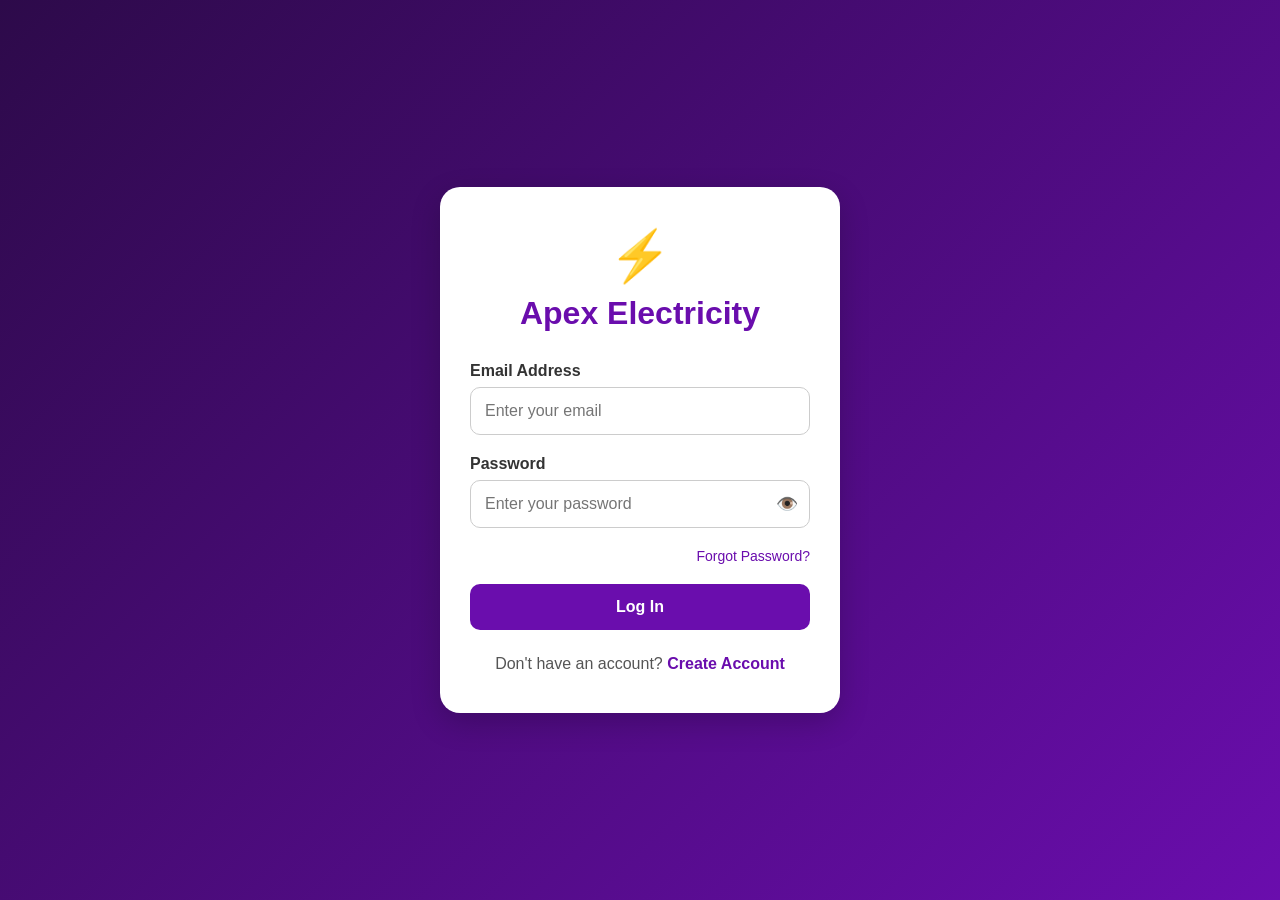
<file: index.html>
<!doctype html>
<html lang="en">
  <head>
    <meta charset="UTF-8" />
    <meta name="viewport" content="width=device-width, initial-scale=1.0" />

    <title>Login</title>
    <link rel="stylesheet" href="Login.css" />
  </head>

  <body>
    <div class="login-container">
      <div class="logo">⚡</div>

      <h1>Apex Electricity</h1>

      <p class="welcome-text"></p>

      <form id="login-form">
        <div class="input-group">
          <label for="email">Email Address</label>
          <input
            type="email"
            id="email"
            placeholder="Enter your email"
            required
          />
        </div>

        <div class="input-group">
          <label for="password">Password</label>

          <div class="password-box">
            <input
              type="password"
              id="password"
              placeholder="Enter your password"
              required
            />

            <button type="button" class="show-password" id="show-password">
              👁️
            </button>
          </div>
        </div>

        <a href="ForgotPassword.html" class="forgot-password"
          >Forgot Password?</a
        >

        <button type="submit" class="login-btn">Log In</button>
      </form>

      <p class="signup-text">
        Don't have an account?
        <a href="NewLogin.html">Create Account</a>
      </p>
    </div>

    <!-- Custom Alert Box -->
    <div class="alert-overlay" id="alert-overlay">
      <div class="alert-box">
        <div class="alert-icon" id="alert-icon">⚡</div>
        <h2 id="alert-title">Message</h2>
        <p id="alert-message"></p>
        <button id="alert-button">OK</button>
      </div>
    </div>

    <script src="Login.js"></script>
  </body>
</html>
</file>
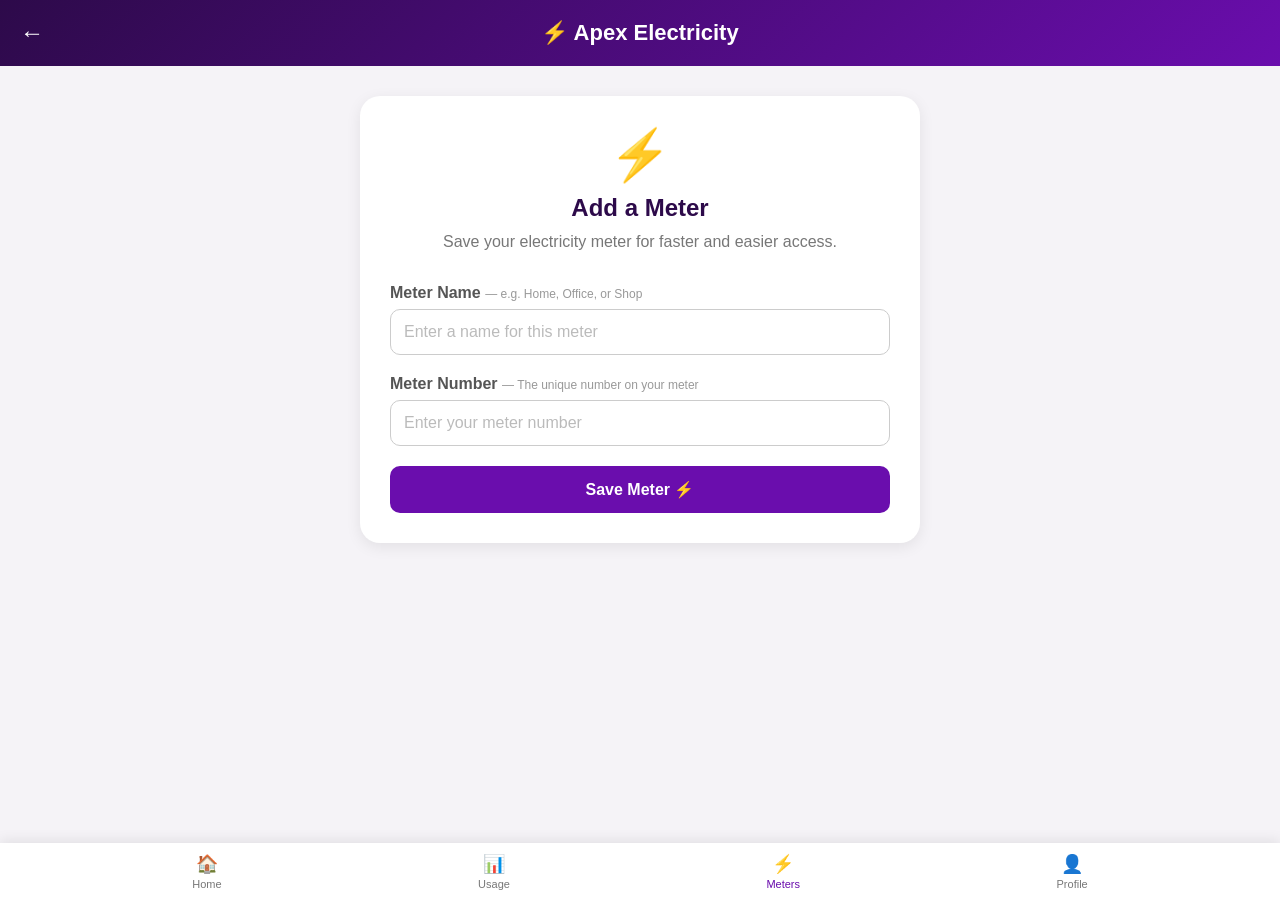
<file: AddMeter.html>
<!doctype html>
<html lang="en">
  <head>
    <meta charset="UTF-8" />
    <meta name="viewport" content="width=device-width, initial-scale=1.0" />

    <title>Add Meter</title>

    <style>
      /* Basic page setup */
      * {
        margin: 0;
        padding: 0;
        box-sizing: border-box;
      }

      body {
        font-family: Arial, sans-serif;
        background-color: #f5f3f7;
        color: #333;
        padding-bottom: 80px;
      }

      /* Header */
      header {
        background: linear-gradient(135deg, #2d0a4a, #6a0dad);
        color: white;
        padding: 20px;
        text-align: center;
        position: relative;
      }

      header .back-link {
        position: absolute;
        left: 20px;
        top: 50%;
        transform: translateY(-50%);
        color: white;
        text-decoration: none;
        font-size: 24px;
      }

      header h1 {
        font-size: 22px;
      }

      /* Main content */
      main {
        max-width: 600px;
        margin: auto;
        padding: 30px 20px;
      }

      /* Form card */
      .meter-card {
        background-color: white;
        padding: 30px;
        border-radius: 20px;
        box-shadow: 0 4px 15px rgba(0, 0, 0, 0.08);
      }

      .meter-heading {
        text-align: center;
        margin-bottom: 30px;
      }

      .meter-heading .meter-icon {
        font-size: 50px;
        margin-bottom: 10px;
      }

      .meter-heading h2 {
        color: #2d0a4a;
        margin-bottom: 8px;
      }

      .meter-heading p {
        color: #777;
        line-height: 1.5;
      }

      /* Form fields */
      .input-group {
        margin-bottom: 20px;
      }

      label {
        display: block;
        font-weight: bold;
        color: #555;
        margin-bottom: 7px;
      }

      .label-hint {
        font-weight: normal;
        color: #999;
        font-size: 12px;
      }

      input {
        width: 100%;
        padding: 13px;
        border: 1px solid #ccc;
        border-radius: 10px;
        font-size: 16px;
        outline: none;
        transition:
          border-color 0.3s ease,
          box-shadow 0.3s ease;
      }

      input:focus {
        border-color: #6a0dad;
        box-shadow: 0 0 5px rgba(106, 13, 173, 0.2);
      }

      input::placeholder {
        color: #bbb;
      }

      /* Save button */
      .save-meter-btn {
        width: 100%;
        padding: 14px;
        background-color: #6a0dad;
        color: white;
        border: none;
        border-radius: 10px;
        font-size: 16px;
        font-weight: bold;
        cursor: pointer;
        transition: background-color 0.3s ease;
      }

      .save-meter-btn:hover {
        background-color: #520a87;
      }

      /* Bottom navigation */
      .bottom-nav {
        position: fixed;
        bottom: 0;
        left: 0;
        width: 100%;
        background-color: white;
        display: flex;
        justify-content: space-around;
        padding: 10px 5%;
        box-shadow: 0 -3px 12px rgba(0, 0, 0, 0.08);
      }

      .bottom-nav a {
        text-decoration: none;
        color: #777;
        display: flex;
        flex-direction: column;
        align-items: center;
        font-size: 18px;
        transition: color 0.3s ease;
      }

      .bottom-nav a:hover {
        color: #6a0dad;
      }

      .bottom-nav span {
        font-size: 11px;
        margin-top: 3px;
      }

      .bottom-nav a.active {
        color: #6a0dad;
      }

      /* Mobile adjustments */
      @media (max-width: 480px) {
        main {
          padding: 20px 15px;
        }

        .meter-card {
          padding: 25px 20px;
        }

        header .back-link {
          left: 15px;
          font-size: 20px;
        }
      }

      /* Custom Alert */
      .alert-overlay {
        position: fixed;
        inset: 0;
        background-color: rgba(0, 0, 0, 0.5);
        display: none;
        justify-content: center;
        align-items: center;
        padding: 20px;
        z-index: 1000;
      }

      .alert-overlay.show {
        display: flex;
      }

      .alert-box {
        width: 100%;
        max-width: 350px;
        background-color: white;
        padding: 30px;
        border-radius: 18px;
        text-align: center;
        box-shadow: 0 10px 30px rgba(0, 0, 0, 0.25);
        animation: popUp 0.3s ease;
      }

      .alert-icon {
        font-size: 45px;
        margin-bottom: 10px;
      }

      .alert-box h2 {
        color: #333;
        margin-bottom: 10px;
      }

      .alert-box p {
        color: #666;
        margin-bottom: 25px;
        line-height: 1.5;
      }

      .alert-box button {
        width: 100%;
        padding: 12px;
        border: none;
        border-radius: 10px;
        background-color: #6a0dad;
        color: white;
        font-size: 16px;
        font-weight: bold;
        cursor: pointer;
      }

      .alert-box button:hover {
        background-color: #520a87;
      }

      @keyframes popUp {
        from {
          transform: scale(0.8);
          opacity: 0;
        }

        to {
          transform: scale(1);
          opacity: 1;
        }
      }
    </style>
  </head>

  <body>
    <!-- Page header -->
    <header>
      <a href="Home.html" class="back-link">←</a>
      <h1>⚡ Apex Electricity</h1>
    </header>

    <!-- Main content -->
    <main>
      <div class="meter-card">
        <!-- Page heading -->
        <div class="meter-heading">
          <div class="meter-icon">⚡</div>
          <h2>Add a Meter</h2>
          <p>Save your electricity meter for faster and easier access.</p>
        </div>

        <!-- Add meter form -->
        <form id="meter-form">
          <div class="input-group">
            <label for="meter-name">
              Meter Name
              <span class="label-hint">— e.g. Home, Office, or Shop</span>
            </label>
            <input
              type="text"
              id="meter-name"
              placeholder="Enter a name for this meter"
              required
            />
          </div>

          <div class="input-group">
            <label for="meter-number">
              Meter Number
              <span class="label-hint">— The unique number on your meter</span>
            </label>
            <input
              type="text"
              id="meter-number"
              placeholder="Enter your meter number"
              required
            />
          </div>

          <button type="submit" class="save-meter-btn">Save Meter ⚡</button>
        </form>
      </div>
    </main>

    <!-- Bottom navigation -->
    <nav class="bottom-nav">
      <a href="Home.html">
        🏠
        <span>Home</span>
      </a>

      <a href="Track.html">
        📊
        <span>Usage</span>
      </a>

      <a href="AddMeter.html" class="active">
        ⚡
        <span>Meters</span>
      </a>

      <a href="Profile.html">
        👤
        <span>Profile</span>
      </a>
    </nav>

    <!-- Custom Alert Box -->
    <div class="alert-overlay" id="alert-overlay">
      <div class="alert-box">
        <div class="alert-icon" id="alert-icon">⚡</div>
        <h2 id="alert-title">Message</h2>
        <p id="alert-message"></p>
        <button id="alert-button">OK</button>
      </div>
    </div>

    <!-- Add this to the <head> section -->
    <script src="notifications.js"></script>

    <!-- Update the JavaScript section -->
    <script>
      const alertOverlay = document.getElementById("alert-overlay");
      const alertTitle = document.getElementById("alert-title");
      const alertMessage = document.getElementById("alert-message");
      const alertButton = document.getElementById("alert-button");

      // Show a custom alert box
      function showAlert(title, message, callback) {
        alertTitle.textContent = title;
        alertMessage.textContent = message;
        alertOverlay.classList.add("show");

        alertButton.onclick = function () {
          alertOverlay.classList.remove("show");

          if (callback) {
            callback();
          }
        };
      }

      // Get the meter form
      const meterForm = document.getElementById("meter-form");
      const meterNameInput = document.getElementById("meter-name");
      const meterNumberInput = document.getElementById("meter-number");

      // Listen for form submission
      meterForm.addEventListener("submit", function (event) {
        event.preventDefault();

        const meterName = meterNameInput.value.trim();
        const meterNumber = meterNumberInput.value.trim();

        // Validate inputs
        if (meterName === "" || meterNumber === "") {
          showAlert("Missing Information ⚠️", "Please fill in all fields.");
          return;
        }

        // Get existing meters
        const savedMeters = localStorage.getItem("powerWiseMeters");
        const meters = savedMeters ? JSON.parse(savedMeters) : [];

        // Check if this meter already exists
        const meterExists = meters.some(function (meter) {
          return meter.number === meterNumber;
        });

        if (meterExists) {
          showAlert("Error ⚠️", "This meter has already been added!");
          return;
        }

        // Create and save the new meter
        const newMeter = {
          name: meterName,
          number: meterNumber,
          dateAdded: new Date().toISOString(),
        };

        meters.push(newMeter);
        localStorage.setItem("powerWiseMeters", JSON.stringify(meters));

        // ✅ ADD NOTIFICATION
        addNotification(
          "⚡ Meter Added",
          `New meter "${meterName}" (${meterNumber}) has been added successfully.`,
          "system",
          "⚡",
        );

        // Show success message before going home
        showAlert("Successful! ⚡", "Meter added successfully!", function () {
          window.location.href = "Home.html";
        });
      });
    </script>
  </body>
</html>
</file>
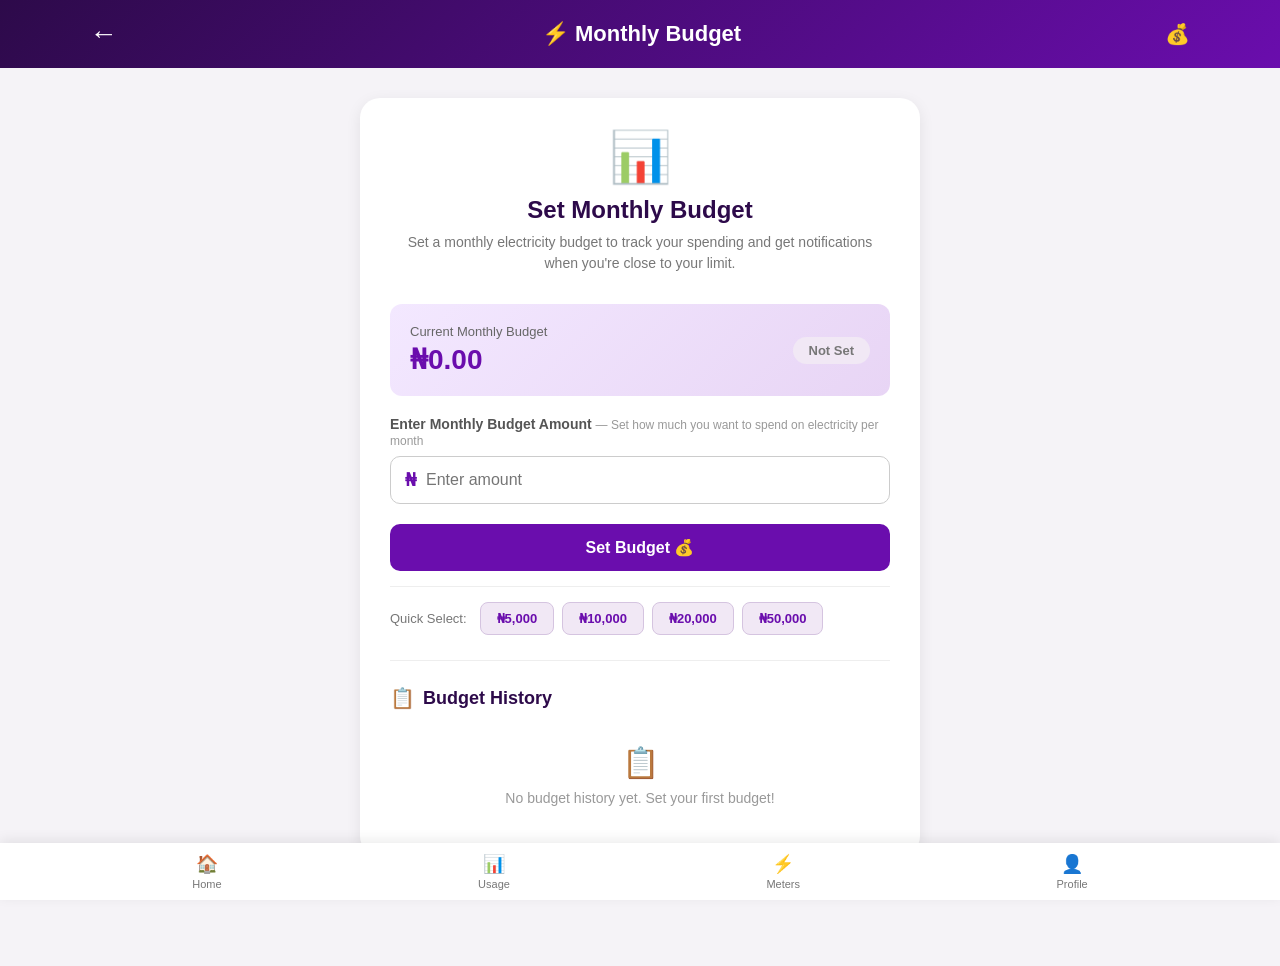
<file: Budget.html>
<!doctype html>
<html lang="en">
  <head>
    <meta charset="UTF-8" />
    <meta name="viewport" content="width=device-width, initial-scale=1.0" />
    <title>PowerWise - Budget</title>
    <link rel="stylesheet" href="Budget.css" />
  </head>

  <body>
    <!-- Header -->
    <header>
      <a href="Home.html" class="back-btn">←</a>
      <h1>⚡ Monthly Budget</h1>
      <span style="font-size: 20px">💰</span>
    </header>

    <!-- Main content -->
    <main>
      <div class="budget-card">
        <!-- Heading -->
        <div class="budget-heading">
          <div class="budget-icon">📊</div>
          <h2>Set Monthly Budget</h2>
          <p>
            Set a monthly electricity budget to track your spending and get
            notifications when you're close to your limit.
          </p>
        </div>

        <!-- Current Budget Display -->
        <div class="current-budget" id="current-budget">
          <div class="budget-info">
            <span class="label">Current Monthly Budget</span>
            <h3 id="budget-amount">₦0.00</h3>
          </div>
          <div class="budget-status" id="budget-status">
            <span class="status-badge">Not Set</span>
          </div>
        </div>

        <!-- Budget Progress -->
        <div class="budget-progress" id="budget-progress" style="display: none">
          <div class="progress-header">
            <span>Spent This Month</span>
            <span id="progress-text">₦0 / ₦0</span>
          </div>
          <div class="progress-bar-container">
            <div class="progress-bar" id="progress-bar" style="width: 0%"></div>
          </div>
          <div class="progress-details">
            <span id="remaining-text">Remaining: ₦0</span>
            <span id="percentage-text">0% used</span>
          </div>
        </div>

        <!-- Budget Form -->
        <form id="budget-form">
          <div class="input-group">
            <label for="budget-amount-input">
              Enter Monthly Budget Amount
              <span class="label-hint"
                >— Set how much you want to spend on electricity per month</span
              >
            </label>
            <div class="amount-input">
              <span>₦</span>
              <input
                type="number"
                id="budget-amount-input"
                placeholder="Enter amount"
                min="100"
                step="100"
                required
              />
            </div>
          </div>

          <button type="submit" class="set-budget-btn" id="set-budget-btn">
            Set Budget 💰
          </button>
        </form>

        <!-- Add this after the budget form in the HTML -->
        <div id="disable-button-container"></div>

        <!-- Quick Amount Buttons -->
        <div class="quick-amounts">
          <span class="quick-label">Quick Select:</span>
          <button type="button" class="quick-amount" data-amount="5000">
            ₦5,000
          </button>
          <button type="button" class="quick-amount" data-amount="10000">
            ₦10,000
          </button>
          <button type="button" class="quick-amount" data-amount="20000">
            ₦20,000
          </button>
          <button type="button" class="quick-amount" data-amount="50000">
            ₦50,000
          </button>
        </div>

        <!-- Budget History -->
        <div class="history-section" id="history-section">
          <h3><span>📋</span> Budget History</h3>
          <div class="history-list" id="budget-history-list">
            <div class="history-empty">No budget history yet.</div>
          </div>
        </div>
      </div>
    </main>

    <!-- Bottom Navigation -->
    <nav class="bottom-nav">
      <a href="Home.html">
        🏠
        <span>Home</span>
      </a>

      <a href="Track.html">
        📊
        <span>Usage</span>
      </a>

      <a href="AddMeter.html">
        ⚡
        <span>Meters</span>
      </a>

      <a href="Profile.html">
        👤
        <span>Profile</span>
      </a>
    </nav>

    <!-- Custom Alert Box -->
    <div class="alert-overlay" id="alert-overlay">
      <div class="alert-box">
        <div class="alert-icon" id="alert-icon">⚡</div>
        <h2 id="alert-title">Message</h2>
        <p id="alert-message"></p>
        <button id="alert-button">OK</button>
      </div>
    </div>

    <script src="Budget.js"></script>
  </body>
</html>
</file>
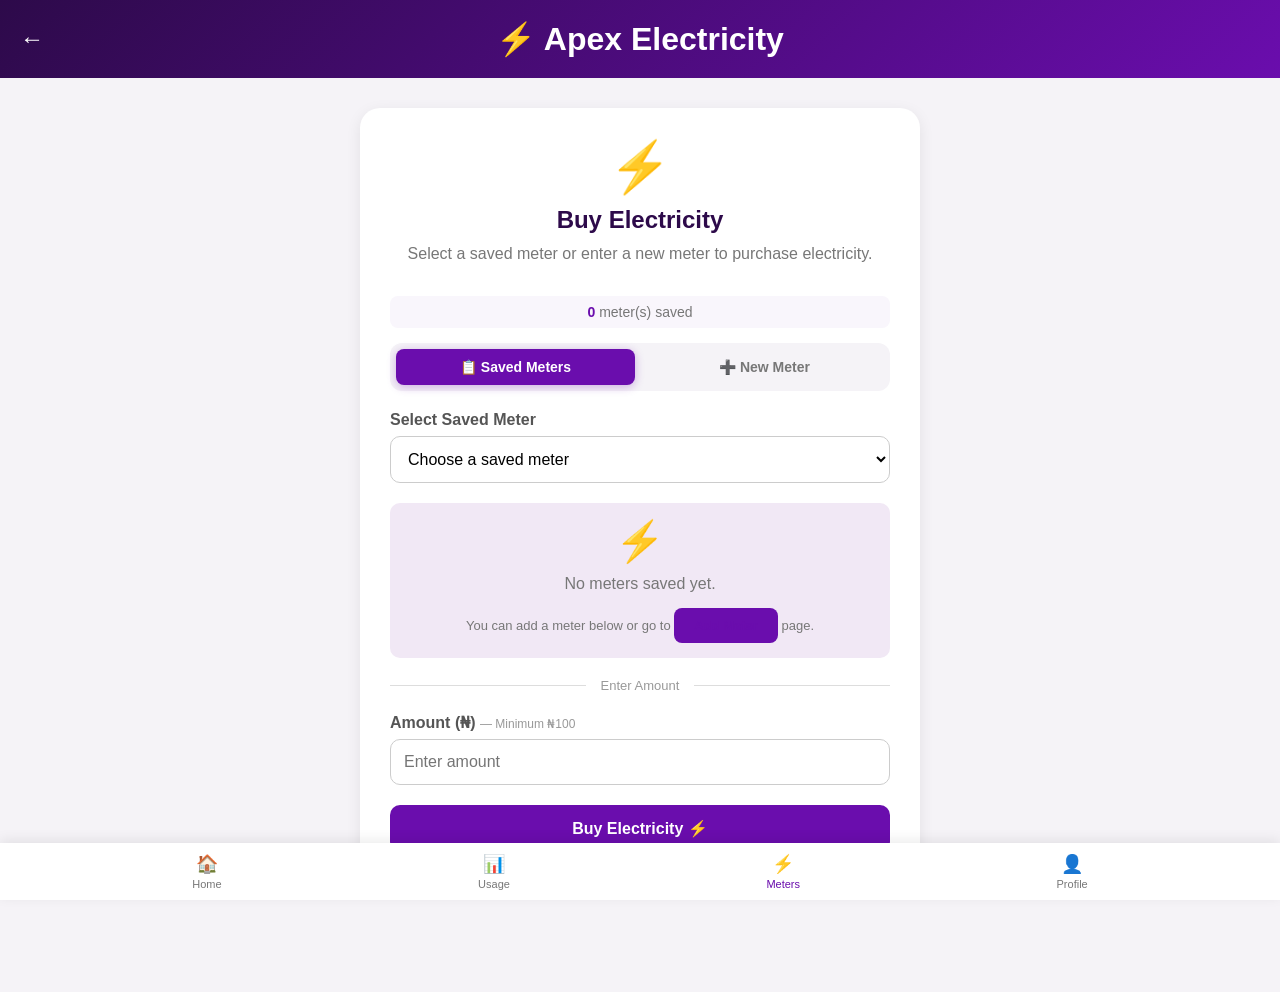
<file: buy.html>
<!doctype html>
<html lang="en">
  <head>
    <meta charset="UTF-8" />
    <meta name="viewport" content="width=device-width, initial-scale=1.0" />

    <title>Buy Electricity</title>

    <style>
      /* Basic page setup */
      * {
        margin: 0;
        padding: 0;
        box-sizing: border-box;
      }

      body {
        font-family: Arial, sans-serif;
        background-color: #f5f3f7;
        color: #333;
        padding-bottom: 80px;
      }

      /* Header */
      header {
        background: linear-gradient(135deg, #2d0a4a, #6a0dad);
        color: white;
        padding: 20px;
        text-align: center;
        position: relative;
      }

      header .back-link {
        position: absolute;
        left: 20px;
        top: 50%;
        transform: translateY(-50%);
        color: white;
        text-decoration: none;
        font-size: 24px;
      }

      /* Main content */
      main {
        max-width: 600px;
        margin: auto;
        padding: 30px 20px;
      }

      /* Purchase card */
      .purchase-card {
        background-color: white;
        padding: 30px;
        border-radius: 20px;
        box-shadow: 0 4px 15px rgba(0, 0, 0, 0.08);
      }

      /* Page heading */
      .purchase-heading {
        text-align: center;
        margin-bottom: 30px;
      }

      .purchase-icon {
        font-size: 50px;
        margin-bottom: 10px;
      }

      .purchase-heading h2 {
        color: #2d0a4a;
        margin-bottom: 8px;
      }

      .purchase-heading p {
        color: #777;
        line-height: 1.5;
      }

      /* Toggle between existing and new meter */
      .meter-toggle {
        display: flex;
        gap: 10px;
        margin-bottom: 20px;
        background-color: #f5f3f7;
        padding: 6px;
        border-radius: 12px;
      }

      .meter-toggle button {
        flex: 1;
        padding: 10px;
        border: none;
        border-radius: 8px;
        font-size: 14px;
        font-weight: bold;
        cursor: pointer;
        transition: all 0.3s ease;
        background: transparent;
        color: #777;
      }

      .meter-toggle button.active {
        background-color: #6a0dad;
        color: white;
        box-shadow: 0 2px 10px rgba(106, 13, 173, 0.3);
      }

      .meter-toggle button:hover:not(.active) {
        background-color: #e8d5f5;
      }

      /* Input groups */
      .input-group {
        margin-bottom: 20px;
      }

      label {
        display: block;
        font-weight: bold;
        color: #555;
        margin-bottom: 7px;
      }

      .label-hint {
        font-weight: normal;
        color: #999;
        font-size: 12px;
      }

      input,
      select {
        width: 100%;
        padding: 13px;
        border: 1px solid #ccc;
        border-radius: 10px;
        font-size: 16px;
        outline: none;
        background-color: white;
        transition: border-color 0.3s ease;
      }

      input:focus,
      select:focus {
        border-color: #6a0dad;
        box-shadow: 0 0 5px rgba(106, 13, 173, 0.2);
      }

      /* Save meter checkbox */
      .save-meter-option {
        display: flex;
        align-items: center;
        gap: 10px;
        padding: 12px 15px;
        background-color: #f9f6fc;
        border-radius: 10px;
        margin-bottom: 20px;
      }

      .save-meter-option input[type="checkbox"] {
        width: 20px;
        height: 20px;
        accent-color: #6a0dad;
        cursor: pointer;
        flex-shrink: 0;
      }

      .save-meter-option label {
        font-weight: normal;
        color: #555;
        font-size: 14px;
        cursor: pointer;
        margin: 0;
      }

      .save-meter-option label strong {
        color: #6a0dad;
      }

      /* Buy button */
      .buy-btn {
        width: 100%;
        padding: 14px;
        border: none;
        border-radius: 10px;
        background-color: #6a0dad;
        color: white;
        font-size: 16px;
        font-weight: bold;
        cursor: pointer;
        transition: background-color 0.3s ease;
      }

      .buy-btn:hover {
        background-color: #520a87;
      }

      .buy-btn:disabled {
        background-color: #aaa;
        cursor: not-allowed;
      }

      .alert-box button:hover {
        background-color: #520a87;
      }

      /* Message when there are no meters */
      .no-meter-message {
        text-align: center;
        color: #777;
        background-color: #f1e8f5;
        padding: 15px;
        border-radius: 10px;
        margin-bottom: 20px;
      }

      .no-meter-message .empty-icon {
        font-size: 40px;
        display: block;
        margin-bottom: 10px;
      }

      .no-meter-message a {
        display: inline-block;
        margin-top: 10px;
        padding: 10px 20px;
        background-color: #6a0dad;
        color: white;
        text-decoration: none;
        border-radius: 8px;
        font-weight: bold;
      }

      .no-meter-message a:hover {
        background-color: #520a87;
      }

      /* Meter count display */
      .meter-count-display {
        text-align: center;
        font-size: 14px;
        color: #777;
        margin-bottom: 15px;
        padding: 8px;
        background-color: #f9f6fc;
        border-radius: 8px;
      }

      .meter-count-display strong {
        color: #6a0dad;
      }

      /* Divider */
      .divider {
        display: flex;
        align-items: center;
        margin: 20px 0;
        color: #999;
        font-size: 13px;
      }

      .divider::before,
      .divider::after {
        content: "";
        flex: 1;
        height: 1px;
        background: #ddd;
      }

      .divider span {
        padding: 0 15px;
      }

      /* Section visibility */
      .section-existing,
      .section-new {
        display: none;
      }

      .section-existing.active,
      .section-new.active {
        display: block;
        animation: fadeIn 0.3s ease;
      }

      @keyframes fadeIn {
        from {
          opacity: 0;
          transform: translateY(-10px);
        }
        to {
          opacity: 1;
          transform: translateY(0);
        }
      }

      /* ============================================ */
      /* RECEIPT - Enhanced Version */
      /* ============================================ */
      .receipt {
        display: none;
        margin-top: 25px;
        background: linear-gradient(135deg, #f8f4ff, #f0e8fa);
        border-radius: 16px;
        padding: 25px;
        border: 2px solid #6a0dad;
        animation: slideUp 0.5s ease;
        position: relative;
        overflow: hidden;
      }

      .receipt::before {
        content: "✓";
        position: absolute;
        top: -20px;
        right: -20px;
        font-size: 100px;
        opacity: 0.08;
        color: #6a0dad;
      }

      .receipt-header {
        text-align: center;
        margin-bottom: 20px;
        padding-bottom: 15px;
        border-bottom: 2px dashed #d5c4e0;
      }

      .receipt-header .receipt-icon {
        font-size: 40px;
        display: block;
        margin-bottom: 5px;
      }

      .receipt-header h3 {
        color: #2d0a4a;
        font-size: 20px;
        margin-bottom: 4px;
      }

      .receipt-header .receipt-subtitle {
        color: #777;
        font-size: 13px;
      }

      .receipt-body {
        padding: 5px 0;
      }

      .receipt-row {
        display: flex;
        justify-content: space-between;
        padding: 10px 0;
        border-bottom: 1px solid #e8ddf0;
        font-size: 14px;
      }

      .receipt-row:last-child {
        border-bottom: none;
      }

      .receipt-row .label {
        color: #666;
      }

      .receipt-row .value {
        font-weight: bold;
        color: #2d0a4a;
        text-align: right;
      }

      .receipt-row .value.amount {
        color: #6a0dad;
        font-size: 18px;
      }

      .receipt-footer {
        margin-top: 15px;
        padding-top: 15px;
        border-top: 2px dashed #d5c4e0;
        text-align: center;
      }

      .receipt-footer .receipt-token {
        font-family: monospace;
        font-size: 14px;
        color: #6a0dad;
        background-color: white;
        padding: 8px 15px;
        border-radius: 8px;
        display: inline-block;
        letter-spacing: 1px;
        border: 1px dashed #6a0dad;
      }

      .receipt-footer .receipt-date {
        display: block;
        font-size: 12px;
        color: #999;
        margin-top: 10px;
      }

      .receipt-actions {
        display: flex;
        gap: 10px;
        margin-top: 15px;
      }

      .receipt-actions button {
        flex: 1;
        padding: 10px;
        border: none;
        border-radius: 8px;
        font-weight: bold;
        cursor: pointer;
        transition: background-color 0.3s ease;
        font-size: 14px;
      }

      .receipt-actions .print-btn {
        background-color: #2d0a4a;
        color: white;
      }

      .receipt-actions .print-btn:hover {
        background-color: #1d0630;
      }

      .receipt-actions .close-btn {
        background-color: #f1e8f5;
        color: #6a0dad;
      }

      .receipt-actions .close-btn:hover {
        background-color: #e5d4ed;
      }

      /* Status Badge */
      .status-badge {
        display: inline-block;
        padding: 3px 12px;
        border-radius: 12px;
        font-size: 12px;
        font-weight: bold;
      }

      .status-badge.success {
        background-color: #dcfce7;
        color: #16a34a;
      }

      /* Bottom navigation */
      .bottom-nav {
        position: fixed;
        bottom: 0;
        left: 0;
        width: 100%;
        background-color: white;
        display: flex;
        justify-content: space-around;
        padding: 10px 5%;
        box-shadow: 0 -3px 12px rgba(0, 0, 0, 0.08);
      }

      .bottom-nav a {
        text-decoration: none;
        color: #777;
        display: flex;
        flex-direction: column;
        align-items: center;
        font-size: 18px;
        transition: color 0.3s ease;
      }

      .bottom-nav a:hover {
        color: #6a0dad;
      }

      .bottom-nav span {
        font-size: 11px;
        margin-top: 3px;
      }

      .bottom-nav a.active {
        color: #6a0dad;
      }

      /* Mobile adjustments */
      @media (max-width: 480px) {
        main {
          padding: 20px 15px;
        }

        .purchase-card {
          padding: 25px 20px;
        }

        header .back-link {
          left: 15px;
          font-size: 20px;
        }

        .receipt {
          padding: 20px;
        }

        .receipt-actions {
          flex-direction: column;
        }

        .meter-toggle {
          flex-direction: column;
        }
      }

      /* Custom Alert */
      .alert-overlay {
        position: fixed;
        inset: 0;
        background-color: rgba(0, 0, 0, 0.5);
        display: none;
        justify-content: center;
        align-items: center;
        padding: 20px;
        z-index: 1000;
      }

      .alert-overlay.show {
        display: flex;
      }

      .alert-box {
        width: 100%;
        max-width: 350px;
        background-color: white;
        padding: 30px;
        border-radius: 18px;
        text-align: center;
        box-shadow: 0 10px 30px rgba(0, 0, 0, 0.25);
        animation: popUp 0.3s ease;
      }

      .alert-icon {
        font-size: 45px;
        margin-bottom: 10px;
      }

      .alert-box h2 {
        color: #333;
        margin-bottom: 10px;
      }

      .alert-box p {
        color: #666;
        margin-bottom: 25px;
        line-height: 1.5;
      }

      .alert-box button {
        width: 100%;
        padding: 12px;
        border: none;
        border-radius: 10px;
        background-color: #6a0dad;
        color: white;
        font-size: 16px;
        font-weight: bold;
        cursor: pointer;
      }

      .alert-box button:hover {
        background-color: #520a87;
      }

      @keyframes popUp {
        from {
          transform: scale(0.8);
          opacity: 0;
        }
        to {
          transform: scale(1);
          opacity: 1;
        }
      }

      @keyframes slideUp {
        from {
          opacity: 0;
          transform: translateY(20px);
        }
        to {
          opacity: 1;
          transform: translateY(0);
        }
      }

      .alert-buttons {
        display: flex;
        gap: 10px;
      }

      .alert-buttons button {
        width: 100%;
      }

      .deposit-option {
        display: none;
        background-color: #2d0a4a !important;
      }

      .deposit-option:hover {
        background-color: #1d0630 !important;
      }

      /* Meter type indicator */
      .meter-type-badge {
        display: inline-block;
        padding: 2px 10px;
        border-radius: 12px;
        font-size: 11px;
        font-weight: bold;
        background-color: #e8d5f5;
        color: #6a0dad;
        margin-left: 8px;
      }
    </style>
  </head>

  <body>
    <!-- Header -->
    <header>
      <a href="Home.html" class="back-link">←</a>
      <h1>⚡ Apex Electricity</h1>
    </header>

    <main>
      <div class="purchase-card">
        <!-- Page heading -->
        <div class="purchase-heading">
          <div class="purchase-icon">⚡</div>
          <h2>Buy Electricity</h2>
          <p>
            Select a saved meter or enter a new meter to purchase electricity.
          </p>
        </div>

        <!-- Meter count display -->
        <div class="meter-count-display" id="meter-count-display">
          <strong id="meter-count-number">0</strong> meter(s) saved
        </div>

        <!-- Toggle between existing and new meter -->
        <div class="meter-toggle">
          <button id="toggle-existing" class="active">📋 Saved Meters</button>
          <button id="toggle-new">➕ New Meter</button>
        </div>

        <!-- Purchase form -->
        <form id="purchase-form">
          <!-- Section: Existing Meters -->
          <div id="section-existing" class="section-existing active">
            <div class="input-group">
              <label for="meter-select">Select Saved Meter</label>
              <select id="meter-select" required>
                <option value="">Choose a saved meter</option>
              </select>
            </div>

            <!-- Message when no meters exist -->
            <div
              class="no-meter-message"
              id="no-meter-message"
              style="display: none"
            >
              <span class="empty-icon">⚡</span>
              <p>No meters saved yet.</p>
              <p style="font-size: 13px; margin-top: 5px">
                You can add a meter below or go to
                <a href="AddMeter.html" style="color: #6a0dad">Add Meter</a>
                page.
              </p>
            </div>
          </div>

          <!-- Section: New Meter -->
          <div id="section-new" class="section-new">
            <div class="input-group">
              <label for="new-meter-name">
                Meter Name
                <span class="label-hint">— e.g. Home, Office, or Shop</span>
              </label>
              <input
                type="text"
                id="new-meter-name"
                placeholder="Enter meter name"
              />
            </div>

            <div class="input-group">
              <label for="new-meter-number">
                Meter Number
                <span class="label-hint"
                  >— The unique number on your meter</span
                >
              </label>
              <input
                type="text"
                id="new-meter-number"
                placeholder="Enter meter number"
              />
            </div>

            <!-- Save meter option -->
            <div class="save-meter-option">
              <input type="checkbox" id="save-meter" checked />
              <label for="save-meter">
                💾 Save this meter to <strong>My Meters</strong> for future
                purchases
              </label>
            </div>
          </div>

          <!-- Divider -->
          <div class="divider">
            <span>Enter Amount</span>
          </div>

          <!-- Amount input -->
          <div class="input-group">
            <label for="amount">
              Amount (₦)
              <span class="label-hint">— Minimum ₦100</span>
            </label>
            <input
              type="number"
              id="amount"
              placeholder="Enter amount"
              min="100"
              required
            />
          </div>

          <button type="submit" class="buy-btn" id="buy-btn">
            Buy Electricity ⚡
          </button>
        </form>

        <!-- Enhanced Receipt -->
        <div class="receipt" id="receipt">
          <div class="receipt-header">
            <span class="receipt-icon">⚡</span>
            <h3>Purchase Receipt</h3>
            <span class="receipt-subtitle"
              >Transaction Completed Successfully</span
            >
          </div>

          <div class="receipt-body">
            <div class="receipt-row">
              <span class="label">Meter</span>
              <span class="value" id="receipt-meter">—</span>
            </div>
            <div class="receipt-row">
              <span class="label">Meter Number</span>
              <span class="value" id="receipt-meter-number">—</span>
            </div>
            <div class="receipt-row">
              <span class="label">Amount Purchased</span>
              <span class="value amount" id="receipt-amount">₦0</span>
            </div>
            <div class="receipt-row">
              <span class="label">Units (kWh)</span>
              <span class="value" id="receipt-units">0 kWh</span>
            </div>
            <div class="receipt-row">
              <span class="label">Status</span>
              <span class="value" id="receipt-status">
                <span class="status-badge success">✓ Successful</span>
              </span>
            </div>
            <div class="receipt-row">
              <span class="label">Transaction ID</span>
              <span
                class="value"
                id="receipt-transaction-id"
                style="font-family: monospace; font-size: 12px"
                >—</span
              >
            </div>
            <div class="receipt-row">
              <span class="label">Payment Method</span>
              <span class="value" id="receipt-payment-method"
                >Wallet Balance</span
              >
            </div>
          </div>

          <div class="receipt-footer">
            <span class="receipt-token" id="receipt-token"
              >•••• •••• •••• ••••</span
            >
            <span class="receipt-date" id="receipt-date">—</span>
          </div>

          <div class="receipt-actions">
            <!-- <button class="print-btn" id="print-receipt">🖨️ Print</button> -->
            <button class="close-btn" id="close-receipt">✕ Close</button>
          </div>
        </div>
      </div>
    </main>

    <!-- Bottom navigation -->
    <nav class="bottom-nav">
      <a href="Home.html">
        🏠
        <span>Home</span>
      </a>

      <a href="Track.html">
        📊
        <span>Usage</span>
      </a>

      <a href="AddMeter.html" class="active">
        ⚡
        <span>Meters</span>
      </a>

      <a href="Profile.html">
        👤
        <span>Profile</span>
      </a>
    </nav>

    <!-- Custom Alert Box -->
    <div class="alert-overlay" id="alert-overlay">
      <div class="alert-box">
        <div class="alert-icon" id="alert-icon">⚡</div>
        <h2 id="alert-title">Message</h2>
        <p id="alert-message"></p>

        <div class="alert-buttons">
          <button id="alert-button">OK</button>
          <button id="deposit-button" class="deposit-option">
            Deposit Now 💰
          </button>
        </div>
      </div>
    </div>

    <!-- Load notification system -->
    <script src="notifications.js"></script>

    <script>
      const alertOverlay = document.getElementById("alert-overlay");
      const alertTitle = document.getElementById("alert-title");
      const alertMessage = document.getElementById("alert-message");
      const alertButton = document.getElementById("alert-button");
      const depositButton = document.getElementById("deposit-button");

      // Get the elements from the page
      const purchaseForm = document.getElementById("purchase-form");
      const meterSelect = document.getElementById("meter-select");
      const amountInput = document.getElementById("amount");
      const noMeterMessage = document.getElementById("no-meter-message");
      const meterCountDisplay = document.getElementById("meter-count-number");
      const buyBtn = document.getElementById("buy-btn");
      const receipt = document.getElementById("receipt");
      const receiptMeter = document.getElementById("receipt-meter");
      const receiptMeterNumber = document.getElementById(
        "receipt-meter-number",
      );
      const receiptAmount = document.getElementById("receipt-amount");
      const receiptUnits = document.getElementById("receipt-units");
      const receiptStatus = document.getElementById("receipt-status");
      const receiptTransactionId = document.getElementById(
        "receipt-transaction-id",
      );
      const receiptPaymentMethod = document.getElementById(
        "receipt-payment-method",
      );
      const receiptToken = document.getElementById("receipt-token");
      const receiptDate = document.getElementById("receipt-date");
      const printBtn = document.getElementById("print-receipt");
      const closeBtn = document.getElementById("close-receipt");

      // Toggle buttons
      const toggleExisting = document.getElementById("toggle-existing");
      const toggleNew = document.getElementById("toggle-new");
      const sectionExisting = document.getElementById("section-existing");
      const sectionNew = document.getElementById("section-new");
      const newMeterName = document.getElementById("new-meter-name");
      const newMeterNumber = document.getElementById("new-meter-number");
      const saveMeterCheckbox = document.getElementById("save-meter");

      // =============================================
      // LOAD METERS FROM localStorage
      // =============================================

      function loadMeters() {
        const savedMeters = localStorage.getItem("powerWiseMeters");
        console.log("Raw savedMeters from localStorage:", savedMeters);

        let meters = [];

        if (savedMeters) {
          try {
            meters = JSON.parse(savedMeters);
            console.log("Parsed meters:", meters);
          } catch (error) {
            console.error("Error parsing meters:", error);
            meters = [];
          }
        }

        // Clear existing options (keep the first "Choose a meter" option)
        while (meterSelect.options.length > 1) {
          meterSelect.remove(1);
        }

        // Update meter count
        meterCountDisplay.textContent = meters.length;

        if (meters.length === 0) {
          noMeterMessage.style.display = "block";
          buyBtn.disabled = false; // Allow buying with new meter
          console.log("❌ No meters found in localStorage");
        } else {
          noMeterMessage.style.display = "none";
          buyBtn.disabled = false;

          meters.forEach(function (meter) {
            const option = document.createElement("option");
            option.value = meter.number;
            option.textContent = meter.name + " (" + meter.number + ")";
            meterSelect.appendChild(option);
          });

          console.log("✅ Loaded " + meters.length + " meter(s)");
        }

        return meters;
      }

      // =============================================
      // TOGGLE BETWEEN EXISTING AND NEW METER
      // =============================================

      toggleExisting.addEventListener("click", function () {
        toggleExisting.classList.add("active");
        toggleNew.classList.remove("active");
        sectionExisting.classList.add("active");
        sectionNew.classList.remove("active");

        // Clear new meter fields
        newMeterName.value = "";
        newMeterNumber.value = "";
        saveMeterCheckbox.checked = true;
      });

      toggleNew.addEventListener("click", function () {
        toggleNew.classList.add("active");
        toggleExisting.classList.remove("active");
        sectionNew.classList.add("active");
        sectionExisting.classList.remove("active");

        // Focus on first field
        newMeterName.focus();
      });

      // =============================================
      // HELPER FUNCTIONS
      // =============================================

      function generateTransactionId() {
        const chars = "ABCDEFGHIJKLMNOPQRSTUVWXYZ0123456789";
        let id = "APX-";
        for (let i = 0; i < 10; i++) {
          id += chars.charAt(Math.floor(Math.random() * chars.length));
        }
        return id;
      }

      function generateToken() {
        const chars = "ABCDEFGHIJKLMNOPQRSTUVWXYZ0123456789";
        let token = "";
        for (let i = 0; i < 16; i++) {
          if (i > 0 && i % 4 === 0) token += " ";
          token += chars.charAt(Math.floor(Math.random() * chars.length));
        }
        return token;
      }

      function calculateUnits(amount) {
        const ratePerKWh = 45;
        return (amount / ratePerKWh).toFixed(2);
      }

      function getCurrentDateTime() {
        return new Date().toLocaleString(undefined, {
          weekday: "short",
          month: "short",
          day: "numeric",
          year: "numeric",
          hour: "2-digit",
          minute: "2-digit",
          second: "2-digit",
        });
      }

      // =============================================
      // SHOW ALERT
      // =============================================

      function showAlert(title, message, showDeposit = false, callback) {
        alertTitle.textContent = title;
        alertMessage.textContent = message;
        alertOverlay.classList.add("show");

        if (showDeposit) {
          depositButton.style.display = "block";
          alertButton.textContent = "Not Now";
        } else {
          depositButton.style.display = "none";
          alertButton.textContent = "OK";
        }

        alertButton.onclick = function () {
          alertOverlay.classList.remove("show");
          if (callback) callback();
        };

        depositButton.onclick = function () {
          window.location.href = "Deposit.html";
        };
      }

      // =============================================
      // SAVE METER FUNCTION
      // =============================================

      function saveNewMeter(name, number) {
        const savedMeters = localStorage.getItem("powerWiseMeters");
        const meters = savedMeters ? JSON.parse(savedMeters) : [];

        // Check if meter already exists
        const exists = meters.some(function (m) {
          return m.number === number;
        });

        if (exists) {
          return false; // Meter already exists
        }

        meters.push({
          name: name,
          number: number,
          dateAdded: new Date().toISOString(),
        });

        localStorage.setItem("powerWiseMeters", JSON.stringify(meters));
        return true;
      }

      // =============================================
      // LOAD METERS ON PAGE LOAD
      // =============================================

      let meters = loadMeters();

      // Reload when page becomes visible
      document.addEventListener("visibilitychange", function () {
        if (!document.hidden) {
          meters = loadMeters();
        }
      });

      // Listen for storage changes
      window.addEventListener("storage", function (event) {
        if (event.key === "powerWiseMeters") {
          meters = loadMeters();
        }
      });

      // =============================================
      // RECEIPT CONTROLS
      // =============================================

      closeBtn.addEventListener("click", function () {
        receipt.style.display = "none";
      });

      // printBtn.addEventListener("click", function () {
      //   window.print();
      // });

      // =============================================
      // PURCHASE FORM SUBMISSION
      // =============================================

      purchaseForm.addEventListener("submit", function (event) {
        event.preventDefault();

        let meterName = "";
        let meterNumber = "";
        let meterSaved = false;

        // Check which mode we're in
        if (sectionExisting.classList.contains("active")) {
          // Using existing meter
          if (meterSelect.value === "") {
            showAlert(
              "Select a Meter ⚠️",
              "Please select a saved meter or switch to 'New Meter' mode.",
            );
            return;
          }

          const selectedMeter = meters.find(function (meter) {
            return meter.number === meterSelect.value;
          });

          if (!selectedMeter) {
            showAlert(
              "Error ⚠️",
              "Selected meter not found. Please try again.",
            );
            return;
          }

          meterName = selectedMeter.name;
          meterNumber = selectedMeter.number;
          meterSaved = true;
        } else {
          // Using new meter
          meterName = newMeterName.value.trim();
          meterNumber = newMeterNumber.value.trim();

          if (meterName === "" || meterNumber === "") {
            showAlert(
              "Missing Information ⚠️",
              "Please enter both meter name and number.",
            );
            return;
          }

          // Save meter if checkbox is checked
          if (saveMeterCheckbox.checked) {
            const saved = saveNewMeter(meterName, meterNumber);
            if (saved) {
              meterSaved = true;
              // Reload meters for dropdown
              meters = loadMeters();
              // Add notification for meter saved
              try {
                if (typeof addNotification === "function") {
                  addNotification(
                    "⚡ Meter Saved",
                    `New meter "${meterName}" (${meterNumber}) has been saved for future purchases.`,
                    "system",
                    "⚡",
                  );
                }
              } catch (error) {
                console.log("Notification not available:", error);
              }
            } else {
              // Meter already exists, still allow purchase
              meterSaved = true;
            }
          }
        }

        // Get amount
        const amount = Number(amountInput.value);

        if (amount < 100) {
          showAlert(
            "Invalid Amount ⚠️",
            "Please enter an amount of at least ₦100.",
          );
          return;
        }

        // Get user's balance
        const savedBalance = localStorage.getItem("powerWiseBalance");
        const currentBalance = savedBalance ? Number(savedBalance) : 0;

        if (currentBalance < amount) {
          showAlert(
            "Insufficient Balance 💰",
            `You don't have enough money. Your current balance is ₦${currentBalance.toLocaleString()}.`,
            true,
          );
          return;
        }

        // Process purchase
        const newBalance = currentBalance - amount;
        localStorage.setItem("powerWiseBalance", newBalance);

        // Save transaction
        const savedTransactions = localStorage.getItem("powerWiseTransactions");
        const transactions = savedTransactions
          ? JSON.parse(savedTransactions)
          : [];

        const transactionId = generateTransactionId();
        const units = calculateUnits(amount);

        const transaction = {
          meter: meterName,
          meterNumber: meterNumber,
          amount: amount,
          units: units,
          status: "Completed",
          transactionId: transactionId,
          date: new Date().toISOString(),
          saved: meterSaved,
        };

        transactions.push(transaction);
        localStorage.setItem(
          "powerWiseTransactions",
          JSON.stringify(transactions),
        );

        // Add notification
        try {
          if (typeof addNotification === "function") {
            const savedText = meterSaved
              ? " (saved meter)"
              : " (one-time purchase)";
            addNotification(
              "⚡ Electricity Purchased",
              `₦${amount.toLocaleString()} of electricity bought for "${meterName}"${savedText}.`,
              "purchase",
              "⚡",
            );
          }
        } catch (error) {
          console.log("Notification not available:", error);
        }

        // Show success
        showAlert(
          "Purchase Successful! ⚡",
          `Your electricity purchase of ₦${amount.toLocaleString()} has been completed successfully.`,
          false,
          function () {
            receiptMeter.textContent = meterName;
            receiptMeterNumber.textContent = meterNumber;
            receiptAmount.textContent = `₦${amount.toLocaleString()}`;
            receiptUnits.textContent = `${units} kWh`;
            receiptStatus.innerHTML = `<span class="status-badge success">✓ Successful</span>`;
            receiptTransactionId.textContent = transactionId;
            receiptPaymentMethod.textContent = "Wallet Balance";
            receiptToken.textContent = generateToken();
            receiptDate.textContent = getCurrentDateTime();

            receipt.style.display = "block";
            amountInput.value = "";

            // Clear new meter fields if used
            if (sectionNew.classList.contains("active")) {
              if (!saveMeterCheckbox.checked) {
                newMeterName.value = "";
                newMeterNumber.value = "";
              }
            }

            receipt.scrollIntoView({ behavior: "smooth", block: "center" });
          },
        );
      });
    </script>
  </body>
</html>
</file>
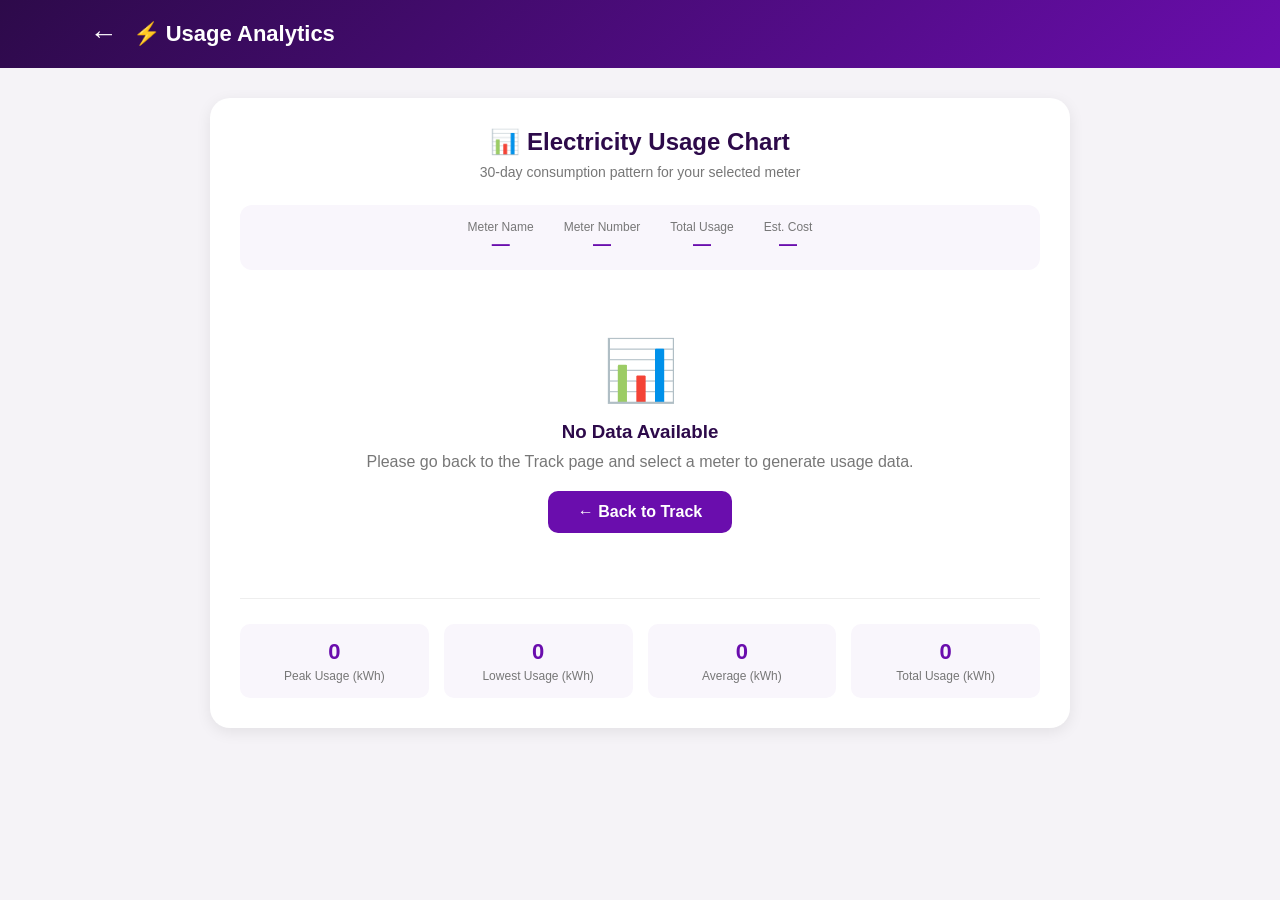
<file: Chart.html>
<!doctype html>
<html lang="en">
  <head>
    <meta charset="UTF-8" />
    <meta name="viewport" content="width=device-width, initial-scale=1.0" />

    <title>Usage Chart</title>

    <style>
      * {
        margin: 0;
        padding: 0;
        box-sizing: border-box;
      }

      body {
        font-family: Arial, sans-serif;
        background-color: #f5f3f7;
        color: #333;
        padding-bottom: 30px;
      }

      /* Header */
      header {
        background: linear-gradient(135deg, #2d0a4a, #6a0dad);
        color: white;
        padding: 18px 7%;
        display: flex;
        align-items: center;
        gap: 15px;
      }

      header h1 {
        font-size: 22px;
      }

      .back-btn {
        color: white;
        text-decoration: none;
        font-size: 28px;
      }

      /* Main content */
      main {
        max-width: 900px;
        margin: auto;
        padding: 30px 20px;
      }

      .chart-card {
        background-color: white;
        padding: 30px;
        border-radius: 20px;
        box-shadow: 0 4px 15px rgba(0, 0, 0, 0.08);
      }

      .chart-header {
        text-align: center;
        margin-bottom: 25px;
      }

      .chart-header h2 {
        color: #2d0a4a;
        font-size: 24px;
        margin-bottom: 8px;
      }

      .chart-header p {
        color: #777;
        font-size: 14px;
      }

      .meter-info {
        display: flex;
        justify-content: center;
        gap: 30px;
        flex-wrap: wrap;
        background-color: #f9f6fc;
        padding: 15px 20px;
        border-radius: 12px;
        margin-bottom: 25px;
      }

      .meter-info .info-item {
        text-align: center;
      }

      .meter-info .info-item .label {
        font-size: 12px;
        color: #777;
        display: block;
      }

      .meter-info .info-item .value {
        font-size: 18px;
        font-weight: bold;
        color: #6a0dad;
      }

      /* Chart container */
      .chart-container {
        position: relative;
        width: 100%;
        height: 350px;
        margin: 20px 0 30px;
        padding: 10px;
        background: #f9f6fc;
        border-radius: 12px;
        overflow-x: auto;
      }

      .chart-wrapper {
        position: relative;
        width: 100%;
        height: 100%;
        min-width: 600px;
      }

      /* Simple bar chart */
      .bar-chart {
        display: flex;
        align-items: flex-end;
        height: 280px;
        padding-bottom: 30px;
        position: relative;
        gap: 2px;
      }

      .bar-chart .bar-wrapper {
        flex: 1;
        display: flex;
        flex-direction: column;
        align-items: center;
        height: 100%;
        justify-content: flex-end;
        min-width: 20px;
      }

      .bar-chart .bar {
        width: 100%;
        max-width: 30px;
        min-height: 4px;
        border-radius: 4px 4px 0 0;
        background: linear-gradient(180deg, #6a0dad, #a855f7);
        transition: height 0.6s ease;
        position: relative;
        cursor: pointer;
      }

      .bar-chart .bar:hover {
        opacity: 0.8;
        transform: scaleX(1.1);
      }

      .bar-chart .bar-label {
        font-size: 9px;
        color: #777;
        margin-top: 6px;
        text-align: center;
        width: 100%;
        overflow: hidden;
        text-overflow: ellipsis;
        white-space: nowrap;
      }

      .bar-chart .bar-value {
        font-size: 10px;
        font-weight: bold;
        color: #6a0dad;
        margin-bottom: 4px;
        opacity: 0;
        transition: opacity 0.3s ease;
      }

      .bar-chart .bar-wrapper:hover .bar-value {
        opacity: 1;
      }

      .bar-chart .bar-wrapper:hover .bar {
        transform: scaleY(1.02) scaleX(1.05);
      }

      /* Chart legend */
      .chart-legend {
        display: flex;
        justify-content: center;
        gap: 20px;
        flex-wrap: wrap;
        margin-top: 15px;
      }

      .chart-legend .legend-item {
        display: flex;
        align-items: center;
        gap: 6px;
        font-size: 13px;
        color: #555;
      }

      .chart-legend .legend-color {
        width: 20px;
        height: 12px;
        border-radius: 3px;
        background: linear-gradient(180deg, #6a0dad, #a855f7);
      }

      /* Stats summary */
      .stats-summary {
        display: grid;
        grid-template-columns: repeat(4, 1fr);
        gap: 15px;
        margin-top: 25px;
        padding-top: 25px;
        border-top: 1px solid #eee;
      }

      .stats-summary .stat {
        text-align: center;
        background-color: #f9f6fc;
        padding: 15px 10px;
        border-radius: 10px;
      }

      .stats-summary .stat .number {
        font-size: 22px;
        font-weight: bold;
        color: #6a0dad;
      }

      .stats-summary .stat .label {
        font-size: 12px;
        color: #777;
        margin-top: 4px;
      }

      /* Demo banner */
      .demo-banner {
        background: linear-gradient(135deg, #fef3c7, #fde68a);
        border: 2px solid #f59e0b;
        border-radius: 12px;
        padding: 15px 20px;
        text-align: center;
        margin-top: 20px;
      }

      .demo-banner .demo-icon {
        font-size: 28px;
        display: block;
        margin-bottom: 5px;
      }

      .demo-banner p {
        color: #92400e;
        font-size: 14px;
      }

      .demo-banner .highlight {
        font-weight: bold;
        color: #6a0dad;
      }

      /* Mobile adjustments */
      @media (max-width: 600px) {
        main {
          padding: 20px 15px;
        }

        .chart-card {
          padding: 20px 15px;
        }

        .meter-info {
          flex-direction: column;
          gap: 10px;
        }

        .stats-summary {
          grid-template-columns: repeat(2, 1fr);
        }

        .chart-container {
          height: 280px;
        }

        .bar-chart {
          height: 220px;
        }

        .bar-chart .bar {
          max-width: 20px;
        }
      }

      @media (max-width: 400px) {
        .stats-summary {
          grid-template-columns: 1fr 1fr;
        }
      }

      /* No data state */
      .no-data {
        text-align: center;
        padding: 40px 20px;
      }

      .no-data .no-data-icon {
        font-size: 60px;
        display: block;
        margin-bottom: 15px;
      }

      .no-data h3 {
        color: #2d0a4a;
        margin-bottom: 10px;
      }

      .no-data p {
        color: #777;
        margin-bottom: 20px;
      }

      .no-data a {
        display: inline-block;
        padding: 12px 30px;
        background-color: #6a0dad;
        color: white;
        text-decoration: none;
        border-radius: 10px;
        font-weight: bold;
      }

      .no-data a:hover {
        background-color: #520a87;
      }

      /* Custom Alert */
      .alert-overlay {
        position: fixed;
        inset: 0;
        background-color: rgba(0, 0, 0, 0.5);
        display: none;
        justify-content: center;
        align-items: center;
        padding: 20px;
        z-index: 1000;
      }

      .alert-overlay.show {
        display: flex;
      }

      .alert-box {
        width: 100%;
        max-width: 350px;
        background-color: white;
        padding: 30px;
        border-radius: 18px;
        text-align: center;
        box-shadow: 0 10px 30px rgba(0, 0, 0, 0.25);
        animation: popUp 0.3s ease;
      }

      .alert-icon {
        font-size: 45px;
        margin-bottom: 10px;
      }

      .alert-box h2 {
        color: #333;
        margin-bottom: 10px;
      }

      .alert-box p {
        color: #666;
        margin-bottom: 25px;
        line-height: 1.5;
      }

      .alert-box button {
        width: 100%;
        padding: 12px;
        border: none;
        border-radius: 10px;
        background-color: #6a0dad;
        color: white;
        font-size: 16px;
        font-weight: bold;
        cursor: pointer;
      }

      .alert-box button:hover {
        background-color: #520a87;
      }

      @keyframes popUp {
        from {
          transform: scale(0.8);
          opacity: 0;
        }
        to {
          transform: scale(1);
          opacity: 1;
        }
      }
    </style>
  </head>

  <body>
    <!-- Header -->
    <header>
      <a href="Track.html" class="back-btn">←</a>
      <h1>⚡ Usage Analytics</h1>
    </header>

    <main>
      <div class="chart-card">
        <div class="chart-header">
          <h2>📊 Electricity Usage Chart</h2>
          <p>30-day consumption pattern for your selected meter</p>
        </div>

        <!-- Meter info -->
        <div class="meter-info" id="meter-info">
          <div class="info-item">
            <span class="label">Meter Name</span>
            <span class="value" id="meter-name">—</span>
          </div>
          <div class="info-item">
            <span class="label">Meter Number</span>
            <span class="value" id="meter-number">—</span>
          </div>
          <div class="info-item">
            <span class="label">Total Usage</span>
            <span class="value" id="meter-total">—</span>
          </div>
          <div class="info-item">
            <span class="label">Est. Cost</span>
            <span class="value" id="meter-cost">—</span>
          </div>
        </div>

        <!-- Chart -->
        <div id="chart-area">
          <div class="chart-container" id="chart-container">
            <div class="chart-wrapper" id="chart-wrapper">
              <div class="bar-chart" id="bar-chart"></div>
            </div>
          </div>

          <!-- Legend -->
          <div class="chart-legend">
            <span class="legend-item">
              <span class="legend-color"></span>
              Daily Usage (kWh)
            </span>
          </div>
        </div>

        <!-- Stats summary -->
        <div class="stats-summary">
          <div class="stat">
            <div class="number" id="stat-max">0</div>
            <div class="label">Peak Usage (kWh)</div>
          </div>
          <div class="stat">
            <div class="number" id="stat-min">0</div>
            <div class="label">Lowest Usage (kWh)</div>
          </div>
          <div class="stat">
            <div class="number" id="stat-avg">0</div>
            <div class="label">Average (kWh)</div>
          </div>
          <div class="stat">
            <div class="number" id="stat-total">0</div>
            <div class="label">Total Usage (kWh)</div>
          </div>
        </div>

        <!-- Demo Banner -->
        <!-- <div class="demo-banner">
          <span class="demo-icon">🔬</span>
          <p>
            <strong>Demo Mode:</strong> This chart shows
            <span class="highlight">simulated usage data</span> to demonstrate
            the feature. In production, this would display your actual meter
            readings from the smart meter.
          </p>
        </div> -->
      </div>
    </main>

    <script>
      // Alert elements
      const alertOverlay = document.getElementById("alert-overlay");
      const alertTitle = document.getElementById("alert-title");
      const alertMessage = document.getElementById("alert-message");
      const alertButton = document.getElementById("alert-button");

      function showAlert(title, message, callback) {
        alertTitle.textContent = title;
        alertMessage.textContent = message;
        alertOverlay.classList.add("show");

        alertButton.onclick = function () {
          alertOverlay.classList.remove("show");
          if (callback) callback();
        };
      }

      // Get chart data from localStorage
      function getChartData() {
        const data = localStorage.getItem("powerWiseChartData");
        return data ? JSON.parse(data) : null;
      }

      // Render the bar chart
      function renderChart(data) {
        const barChart = document.getElementById("bar-chart");
        barChart.innerHTML = "";

        if (!data || !data.data || data.data.length === 0) {
          barChart.innerHTML =
            '<div class="no-data"><span class="no-data-icon">📊</span><h3>No Data Available</h3><p>Please go back and generate usage data first.</p><a href="Track.html">← Back to Track</a></div>';
          return;
        }

        // Find max usage for scaling
        const maxUsage = Math.max(...data.data.map((d) => d.usage)) * 1.2;

        // Render each bar
        data.data.forEach(function (item) {
          const wrapper = document.createElement("div");
          wrapper.className = "bar-wrapper";

          const valueLabel = document.createElement("div");
          valueLabel.className = "bar-value";
          valueLabel.textContent = item.usage.toFixed(1);

          const bar = document.createElement("div");
          bar.className = "bar";
          const heightPercent = (item.usage / maxUsage) * 100;
          bar.style.height = Math.max(4, heightPercent) + "%";

          // Color based on usage level
          if (item.usage > maxUsage * 0.7) {
            bar.style.background = "linear-gradient(180deg, #dc2626, #ef4444)";
          } else if (item.usage > maxUsage * 0.4) {
            bar.style.background = "linear-gradient(180deg, #d97706, #f59e0b)";
          }

          const label = document.createElement("div");
          label.className = "bar-label";
          label.textContent = item.day || item.date.substring(5);

          wrapper.appendChild(valueLabel);
          wrapper.appendChild(bar);
          wrapper.appendChild(label);
          barChart.appendChild(wrapper);
        });

        // Update stats
        const usages = data.data.map((d) => d.usage);
        const max = Math.max(...usages);
        const min = Math.min(...usages);
        const avg = usages.reduce((a, b) => a + b, 0) / usages.length;
        const total = usages.reduce((a, b) => a + b, 0);

        document.getElementById("stat-max").textContent = max.toFixed(1);
        document.getElementById("stat-min").textContent = min.toFixed(1);
        document.getElementById("stat-avg").textContent = avg.toFixed(1);
        document.getElementById("stat-total").textContent = total.toFixed(1);

        // Update meter info
        document.getElementById("meter-name").textContent =
          data.meterName || "—";
        document.getElementById("meter-number").textContent =
          data.meterNumber || "—";
        document.getElementById("meter-total").textContent =
          total.toFixed(1) + " kWh";
        document.getElementById("meter-cost").textContent =
          "₦" + (total * 45).toFixed(2);
      }

      // Load data on page load
      const chartData = getChartData();

      if (chartData) {
        renderChart(chartData);
      } else {
        document.getElementById("chart-area").innerHTML = `
          <div class="no-data">
            <span class="no-data-icon">📊</span>
            <h3>No Data Available</h3>
            <p>Please go back to the Track page and select a meter to generate usage data.</p>
            <a href="Track.html">← Back to Track</a>
          </div>
        `;
      }

      // Also listen for storage changes (if data is updated from another tab)
      window.addEventListener("storage", function (e) {
        if (e.key === "powerWiseChartData") {
          const newData = e.newValue ? JSON.parse(e.newValue) : null;
          if (newData) {
            renderChart(newData);
          }
        }
      });
    </script>
  </body>
</html>
</file>
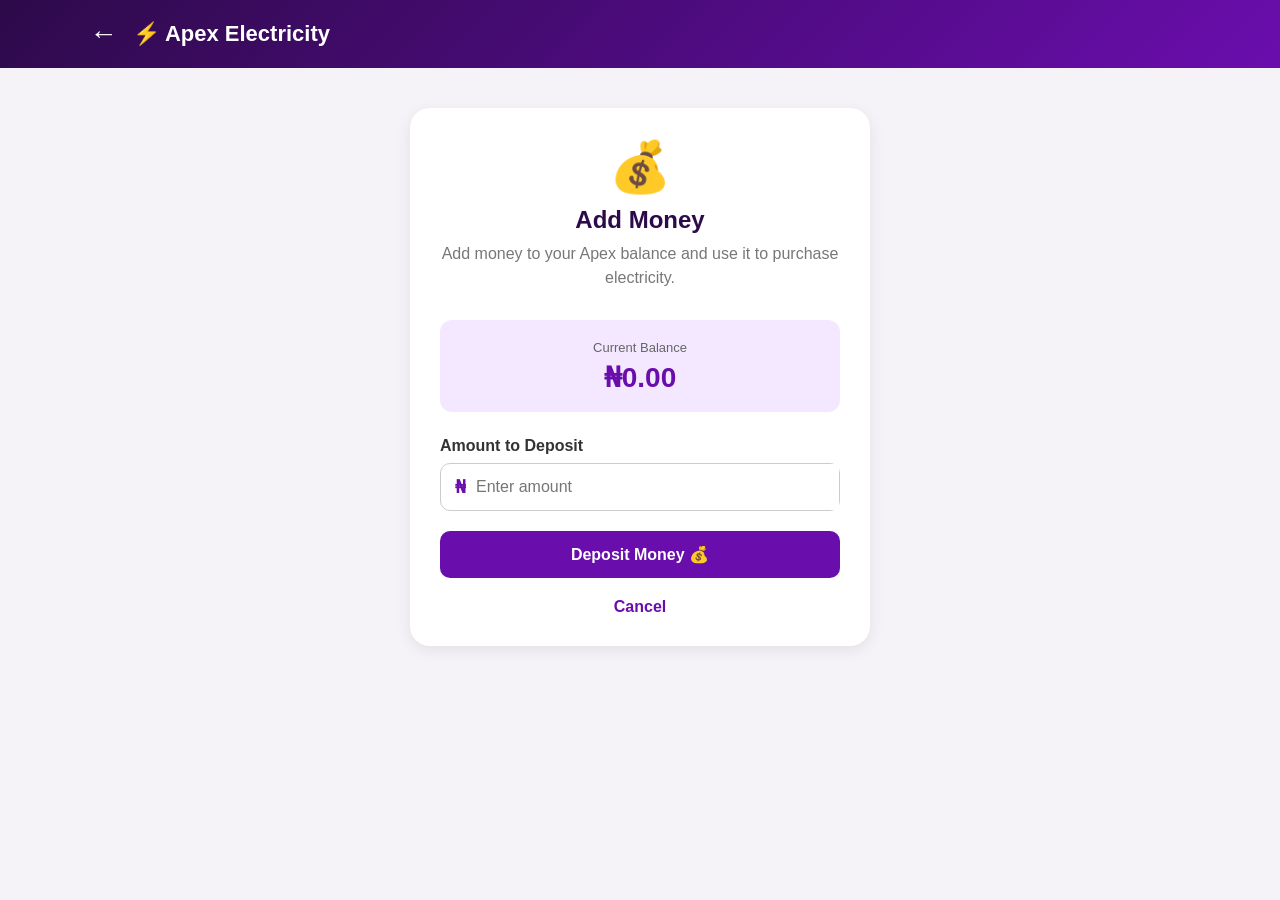
<file: Deposit.html>
<!doctype html>
<html lang="en">
  <head>
    <meta charset="UTF-8" />
    <meta name="viewport" content="width=device-width, initial-scale=1.0" />

    <title>Deposit</title>
    <link rel="stylesheet" href="Deposit.css" />
  </head>

  <body>
    <!-- Header -->
    <header>
      <a href="Home.html" class="back-btn">←</a>
      <h1>⚡ Apex Electricity</h1>
    </header>

    <!-- Main content -->
    <main>
      <div class="deposit-card">
        <div class="deposit-heading">
          <div class="deposit-icon">💰</div>
          <h2>Add Money</h2>
          <p>
            Add money to your Apex balance and use it to purchase electricity.
          </p>
        </div>

        <!-- Current balance -->
        <div class="current-balance">
          <span>Current Balance</span>
          <h3 id="current-balance">₦0.00</h3>
        </div>

        <!-- Deposit form -->
        <form id="deposit-form">
          <div class="input-group">
            <label for="deposit-amount">Amount to Deposit</label>

            <div class="amount-input">
              <span>₦</span>
              <input
                type="number"
                id="deposit-amount"
                placeholder="Enter amount"
                min="1"
                required
              />
            </div>
          </div>

          <button type="submit" class="deposit-btn">Deposit Money 💰</button>
        </form>

        <a href="Home.html" class="cancel-link">Cancel</a>
      </div>
    </main>

    <!-- Custom Alert Box -->
    <div class="alert-overlay" id="alert-overlay">
      <div class="alert-box">
        <div class="alert-icon" id="alert-icon">⚡</div>
        <h2 id="alert-title">Message</h2>
        <p id="alert-message"></p>
        <button id="alert-button">OK</button>
      </div>
    </div>

    <!-- Add this to the <head> section -->
    <script src="notifications.js"></script>

    <!-- Update the JavaScript section -->
    <script>
      // Get the elements from the page
      const depositForm = document.getElementById("deposit-form");
      const depositAmountInput = document.getElementById("deposit-amount");
      const currentBalanceDisplay = document.getElementById("current-balance");

      // Get alert elements
      const alertOverlay = document.getElementById("alert-overlay");
      const alertTitle = document.getElementById("alert-title");
      const alertMessage = document.getElementById("alert-message");
      const alertButton = document.getElementById("alert-button");

      // Show a custom alert box
      function showAlert(title, message, callback) {
        alertTitle.textContent = title;
        alertMessage.textContent = message;
        alertOverlay.classList.add("show");

        alertButton.onclick = function () {
          alertOverlay.classList.remove("show");

          if (callback) {
            callback();
          }
        };
      }

      // Get the saved balance from localStorage
      const savedBalance = localStorage.getItem("powerWiseBalance");

      // Use the saved balance or start at zero
      let balance = savedBalance ? Number(savedBalance) : 0;

      // Display the current balance
      currentBalanceDisplay.textContent = `₦${balance.toLocaleString()}.00`;

      // Handle the deposit form submission
      depositForm.addEventListener("submit", function (event) {
        event.preventDefault();

        // Get the amount entered by the user
        const depositAmount = Number(depositAmountInput.value);

        // Check if the amount is valid
        if (depositAmount <= 0 || !depositAmount) {
          showAlert(
            "Invalid Amount ⚠️",
            "Please enter a valid amount greater than zero.",
          );
          return;
        }

        // Add the deposited money to the balance
        balance = balance + depositAmount;

        // Save the new balance
        localStorage.setItem("powerWiseBalance", balance);

        // Show the new balance
        currentBalanceDisplay.textContent = `₦${balance.toLocaleString()}.00`;

        // ✅ ADD NOTIFICATION
        addNotification(
          "💰 Deposit Successful",
          `₦${depositAmount.toLocaleString()} has been added to your balance. New balance: ₦${balance.toLocaleString()}.`,
          "deposit",
          "💰",
        );

        // Show success message with custom alert
        showAlert(
          "Deposit Successful! 💰",
          `₦${depositAmount.toLocaleString()} has been added to your balance.`,
          function () {
            // Clear the input
            depositAmountInput.value = "";

            // Return to the Home page
            window.location.href = "Home.html";
          },
        );
      });
    </script>
  </body>
</html>
</file>
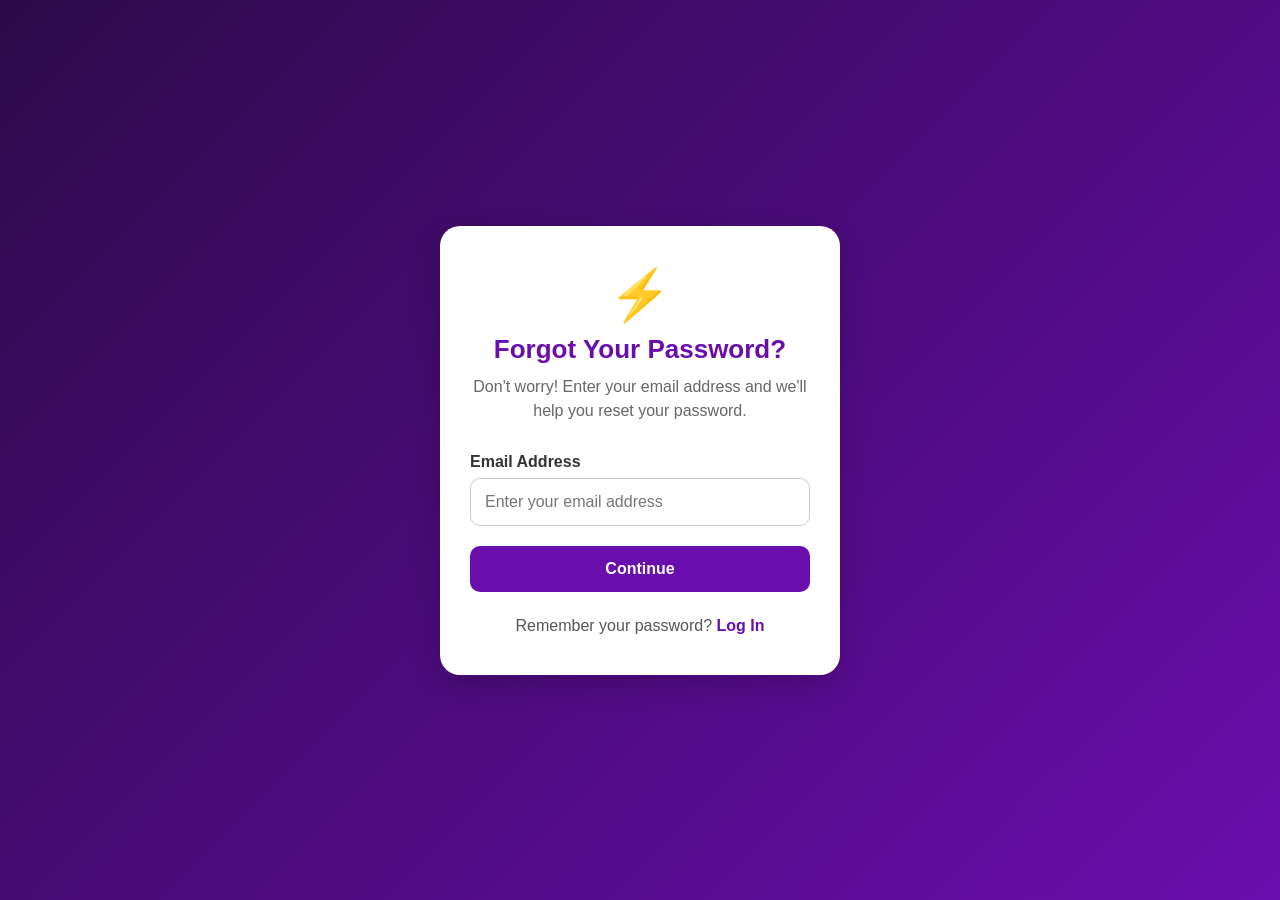
<file: ForgotPassword.html>
<!doctype html>
<html lang="en">
  <head>
    <meta charset="UTF-8" />
    <meta name="viewport" content="width=device-width, initial-scale=1.0" />

    <title>PowerWise - Forgot Password</title>
    <link rel="stylesheet" href="ForgotPassword.css" />
  </head>

  <body>
    <main class="forgot-container">
      <!-- Logo and introduction -->
      <div class="welcome-section">
        <div class="logo">⚡</div>
        <h1>Forgot Your Password?</h1>
        <p>
          Don't worry! Enter your email address and we'll help you reset your
          password.
        </p>
      </div>

      <!-- Email form -->
      <form id="forgot-form">
        <div class="input-group">
          <label for="email">Email Address</label>
          <input
            type="email"
            id="email"
            placeholder="Enter your email address"
            required
          />
        </div>

        <button type="submit">Continue</button>
      </form>

      <!-- Back to login -->
      <p class="back-text">
        Remember your password?
        <a href="Login.html">Log In</a>
      </p>
    </main>

    <!-- Custom Alert Box (matching Login page style) -->
    <div class="alert-overlay" id="alert-overlay">
      <div class="alert-box">
        <div class="alert-icon" id="alert-icon">⚡</div>
        <h2 id="alert-title">Message</h2>
        <p id="alert-message"></p>
        <button id="alert-button">OK</button>
      </div>
    </div>

    <script src="ForgotPassword.js"></script>
  </body>
</html>
</file>
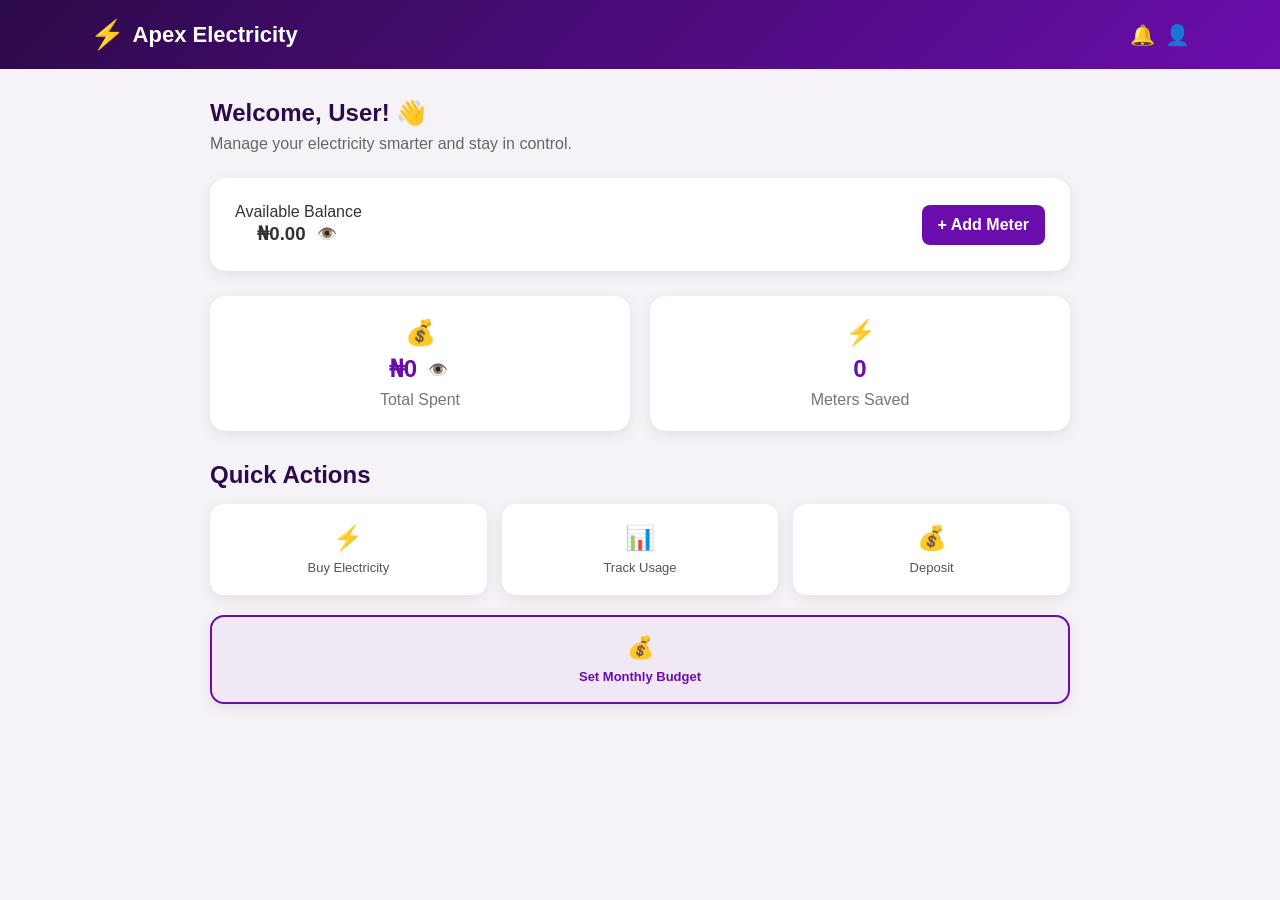
<file: Home.html>
<!doctype html>
<html lang="en">
  <head>
    <meta charset="UTF-8" />
    <meta name="viewport" content="width=device-width, initial-scale=1.0" />

    <title>PowerWise - Home</title>
    <link rel="stylesheet" href="Home.css" />
  </head>

  <body>
    <!-- Top navigation -->
    <header>
      <div class="brand">
        <span class="logo">⚡</span>
        <h1>Apex Electricity</h1>
      </div>

      <div class="header-icons">
        <a
          href="notificationspage.html"
          class="notification-btn"
          id="notification-btn"
        >
          🔔
          <span class="notification-badge" id="notification-badge">0</span>
        </a>
        <a href="Profile.html" class="profile-btn">👤</a>
      </div>
    </header>

    <!-- Main content -->
    <main>
      <!-- Welcome section -->
      <section class="welcome-section">
        <h2>Welcome, <span id="user-name">User</span>! 👋</h2>
        <p>Manage your electricity smarter and stay in control.</p>
      </section>

      <!-- Electricity overview -->
      <section class="electricity-card">
        <div class="card-heading">
          <!-- Balance card on the left -->
          <div class="balance-card">
            <span class="balance-label">Available Balance</span>

            <div class="amount-row">
              <h3 id="wallet-balance">₦0.00</h3>
              <button class="toggle-balance" data-target="wallet-balance">
                👁️
              </button>
            </div>
          </div>

          <!-- Add meter button on the right -->
          <a href="AddMeter.html" class="add-meter-btn">+ Add Meter</a>
        </div>
      </section>

      <!-- Quick statistics -->
      <section class="stats-section">
        <a href="total.html" class="stat-card">
          <span class="stat-icon">💰</span>

          <div class="amount-row">
            <h3 id="total-spent">₦0</h3>
            <button class="toggle-balance" data-target="total-spent">👁️</button>
          </div>

          <p>Total Spent</p>
        </a>

        <a href="Meter.html" class="stat-card meter-button">
          <span class="stat-icon">⚡</span>
          <h3 id="meter-count">0</h3>
          <p>Meters Saved</p>
        </a>
      </section>

      <!-- Quick actions -->
      <section class="quick-actions">
        <h2>Quick Actions</h2>

        <div class="action-buttons">
          <a href="buy.html" class="action-btn">
            ⚡
            <span>Buy Electricity</span>
          </a>

          <a href="Track.html" class="action-btn">
            📊
            <span>Track Usage</span>
          </a>

          <a href="Deposit.html" class="action-btn">
            💰
            <span>Deposit</span>
          </a>
        </div>
      </section>

      <!-- Budget section -->
      <section class="quick-actions budget-section">
        <div class="action-buttons">
          <a href="Budget.html" class="action-btn budget-btn" id="budget-btn">
            💰
            <span>Set Monthly Budget</span>
          </a>
        </div>
      </section>
    </main>

    <!-- Load notification system -->
    <script src="notifications.js"></script>
    <script src="Home.js"></script>
  </body>
</html>
</file>
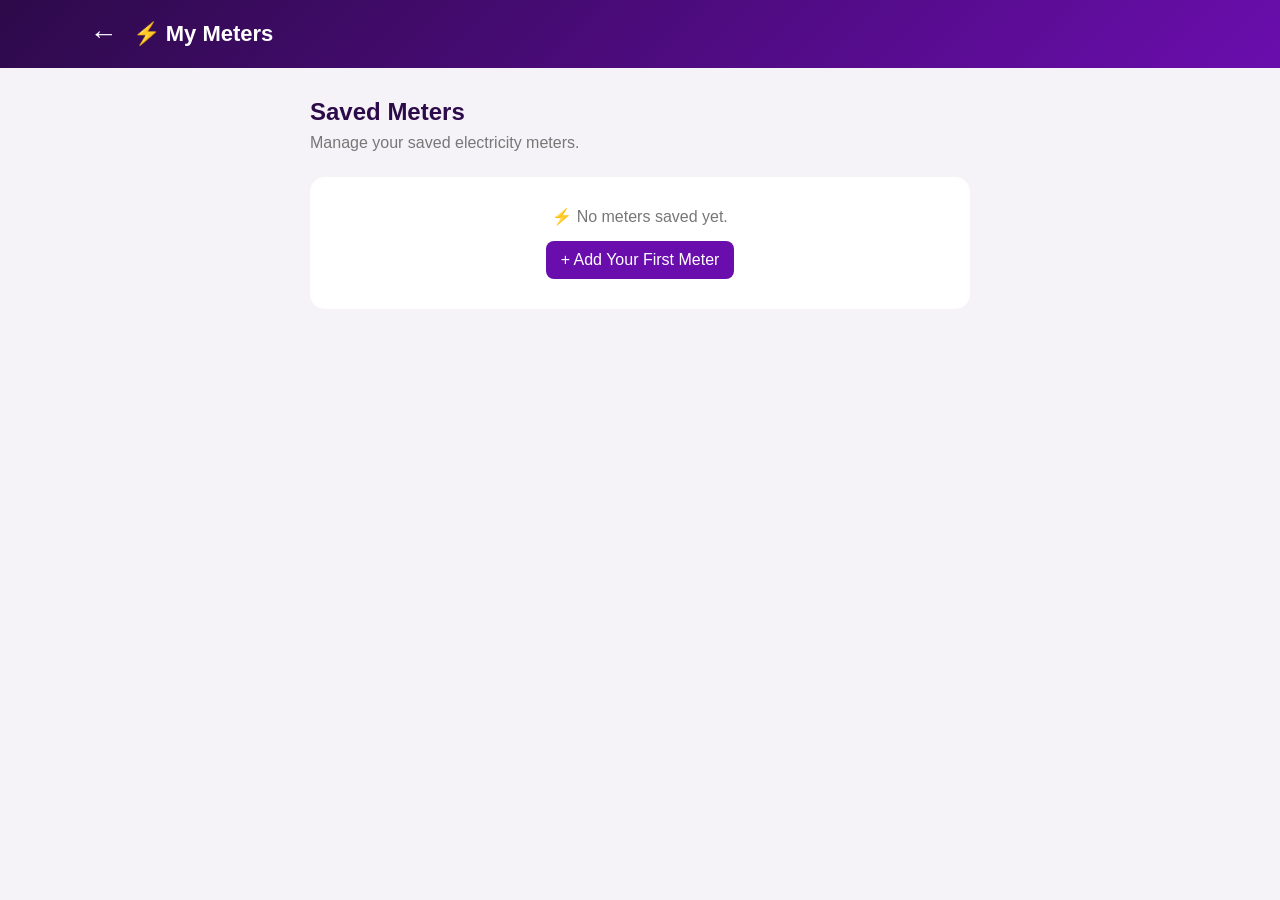
<file: Meter.html>
<!doctype html>
<html lang="en">
  <head>
    <meta charset="UTF-8" />
    <meta name="viewport" content="width=device-width, initial-scale=1.0" />

    <title>PowerWise - My Meters</title>

    <style>
      * {
        margin: 0;
        padding: 0;
        box-sizing: border-box;
      }

      body {
        font-family: Arial, sans-serif;
        background-color: #f5f3f7;
        color: #333;
      }

      header {
        background: linear-gradient(135deg, #2d0a4a, #6a0dad);
        color: white;
        padding: 18px 7%;
        display: flex;
        align-items: center;
        gap: 15px;
      }

      header h1 {
        font-size: 22px;
      }

      .back-btn {
        color: white;
        text-decoration: none;
        font-size: 28px;
      }

      main {
        max-width: 700px;
        margin: auto;
        padding: 30px 20px;
      }

      .page-heading {
        margin-bottom: 25px;
      }

      .page-heading h2 {
        color: #2d0a4a;
        margin-bottom: 8px;
      }

      .page-heading p {
        color: #777;
      }

      .meters-list {
        display: flex;
        flex-direction: column;
        gap: 15px;
      }

      .meter-item {
        background-color: white;
        padding: 20px;
        border-radius: 15px;
        display: flex;
        align-items: center;
        gap: 15px;
        box-shadow: 0 4px 15px rgba(0, 0, 0, 0.08);
      }

      .meter-icon {
        font-size: 30px;
      }

      .meter-info h3 {
        color: #2d0a4a;
        margin-bottom: 5px;
      }

      .meter-info p {
        color: #777;
      }

      .empty-message {
        background-color: white;
        padding: 30px;
        border-radius: 15px;
        text-align: center;
      }

      .empty-message p {
        margin-bottom: 15px;
        color: #777;
      }

      .empty-message a {
        display: inline-block;
        background-color: #6a0dad;
        color: white;
        padding: 10px 15px;
        border-radius: 8px;
        text-decoration: none;
      }
    </style>
  </head>

  <body>
    <header>
      <a href="Home.html" class="back-btn">←</a>
      <h1>⚡ My Meters</h1>
    </header>

    <main>
      <div class="page-heading">
        <h2>Saved Meters</h2>
        <p>Manage your saved electricity meters.</p>
      </div>

      <!-- Saved meters will appear here -->
      <div id="meters-list" class="meters-list"></div>
    </main>

    <script>
      // Get the area where the meters will be displayed
      const metersList = document.getElementById("meters-list");

      // Get the saved meters from localStorage
      const savedMeters = localStorage.getItem("powerWiseMeters");

      // Convert the saved data into an array
      const meters = savedMeters ? JSON.parse(savedMeters) : [];

      // Check if there are no saved meters
      if (meters.length === 0) {
        metersList.innerHTML = `
    <div class="empty-message">
      <p>⚡ No meters saved yet.</p>
      <a href="AddMeter.html">+ Add Your First Meter</a>
    </div>
  `;
      } else {
        // Display each saved meter
        meters.forEach(function (meter) {
          const meterCard = document.createElement("div");
          meterCard.classList.add("meter-item");

          meterCard.innerHTML = `
      <div class="meter-icon">⚡</div>
      <div class="meter-info">
        <h3>${meter.name}</h3>
        <p>Meter Number: ${meter.number}</p>
      </div>
    `;

          metersList.appendChild(meterCard);
        });
      }
    </script>
  </body>
</html>
</file>
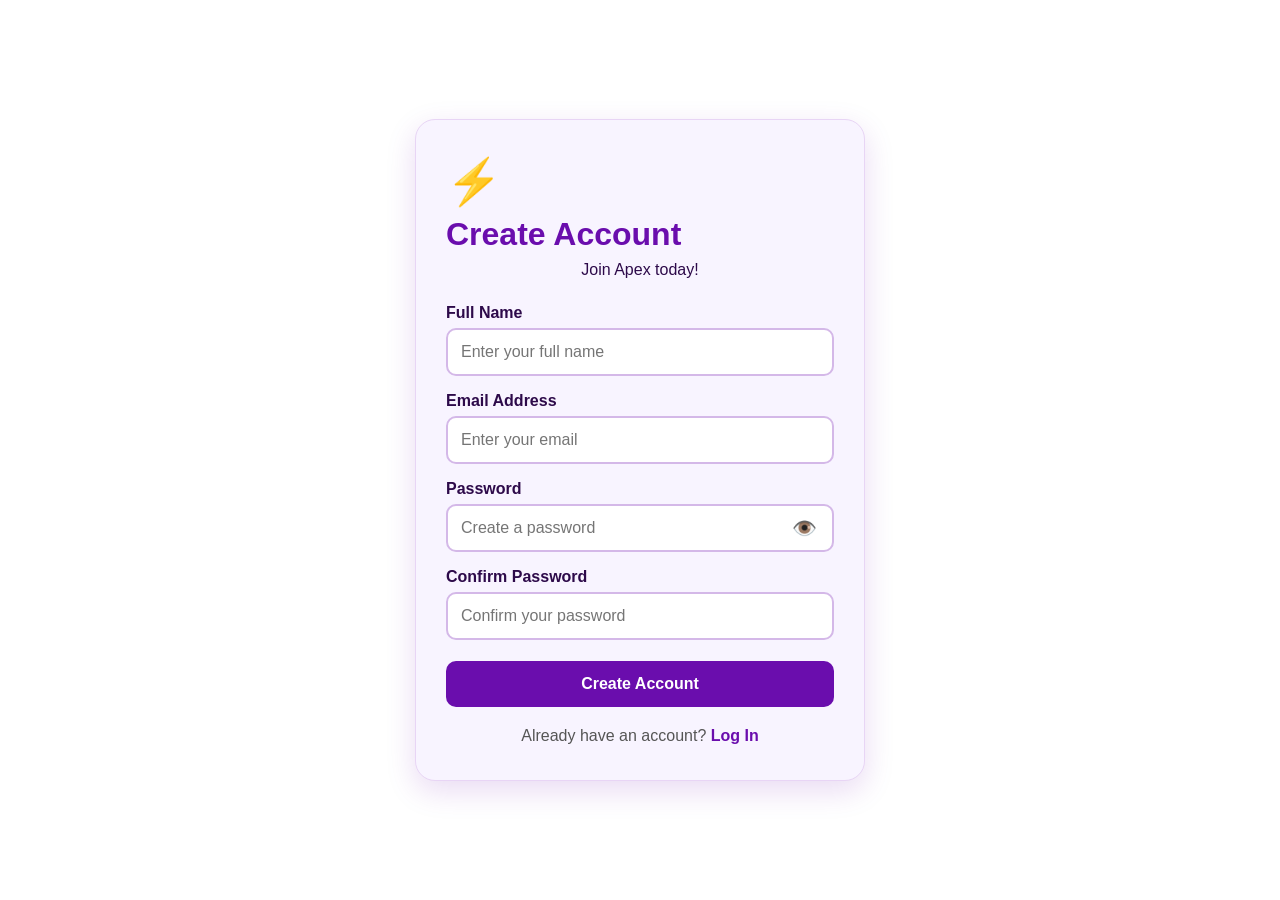
<file: NewLogin.html>
<!doctype html>
<html lang="en">
  <head>
    <meta charset="UTF-8" />
    <meta name="viewport" content="width=device-width, initial-scale=1.0" />
    <title>Create Account</title>
    <link rel="stylesheet" href="NewLogin.css" />
    <!-- Changed from Login.css -->
  </head>
  <body>
    <div class="login-container">
      <div class="logo">⚡</div>
      <h1>Create Account</h1>
      <p class="welcome-text">Join Apex today!</p>

      <form id="signup-form">
        <div class="input-group">
          <label for="fullname">Full Name</label>
          <input
            type="text"
            id="fullname"
            placeholder="Enter your full name"
            required
          />
        </div>

        <div class="input-group">
          <label for="email">Email Address</label>
          <input
            type="email"
            id="email"
            placeholder="Enter your email"
            required
          />
        </div>

        <div class="input-group">
          <label for="password">Password</label>
          <div class="password-box">
            <input
              type="password"
              id="password"
              placeholder="Create a password"
              required
            />
            <button type="button" class="show-password" id="show-password">
              👁️
            </button>
          </div>
        </div>

        <div class="input-group">
          <label for="confirm-password">Confirm Password</label>
          <input
            type="password"
            id="confirm-password"
            placeholder="Confirm your password"
            required
          />
        </div>

        <button type="submit" class="login-btn">Create Account</button>
      </form>

      <p class="signup-text">
        Already have an account?
        <a href="Login.html">Log In</a>
      </p>
    </div>

    <!-- Custom Alert Box -->
    <div class="alert-overlay" id="alert-overlay">
      <div class="alert-box">
        <div class="alert-icon" id="alert-icon">⚡</div>
        <h2 id="alert-title">Message</h2>
        <p id="alert-message"></p>
        <button id="alert-button">OK</button>
      </div>
    </div>

    <script src="NewLogin.js"></script>
  </body>
</html>
</file>
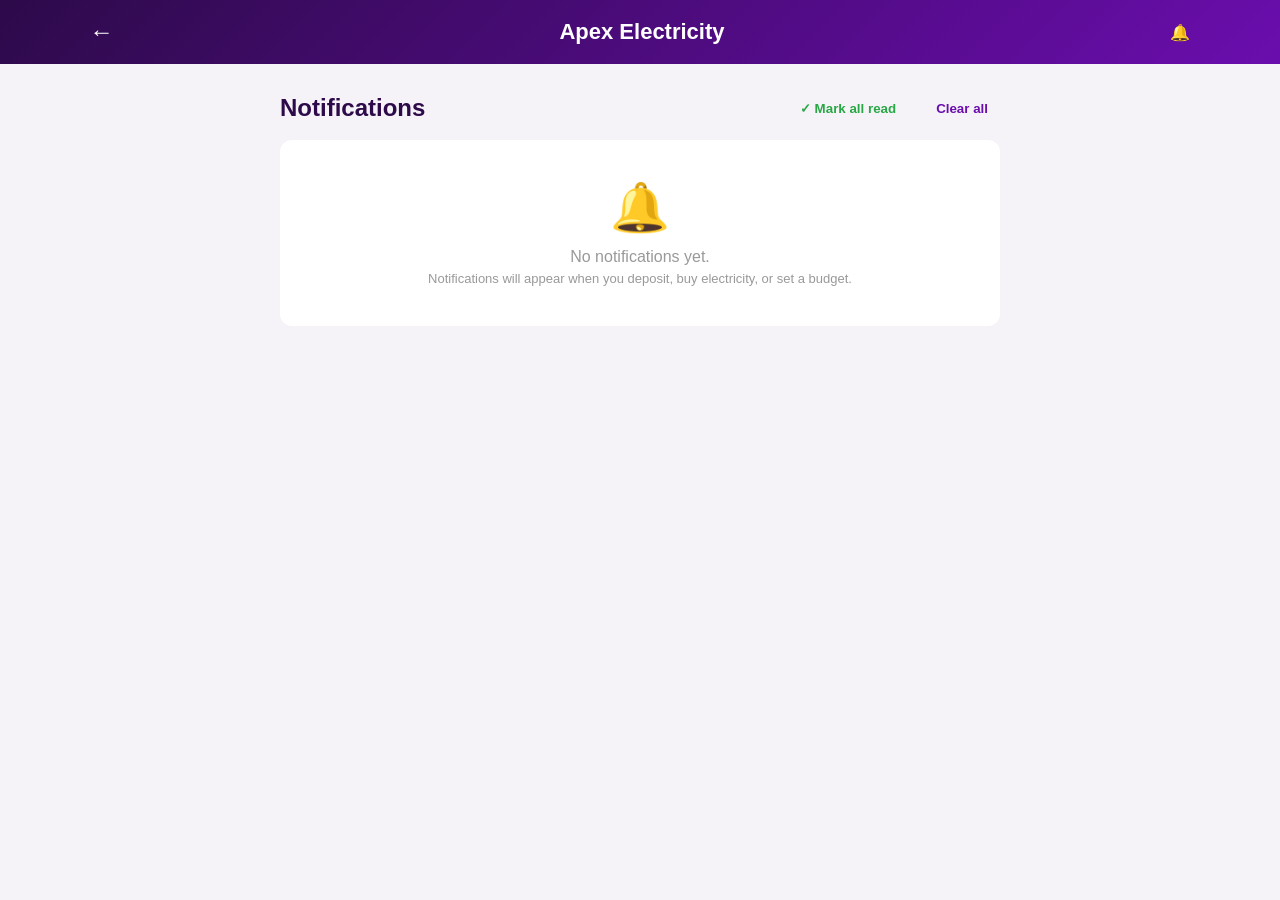
<file: notificationspage.html>
<!doctype html>
<html lang="en">
  <head>
    <meta charset="UTF-8" />
    <meta name="viewport" content="width=device-width, initial-scale=1.0" />
    <title>Notifications</title>
    <style>
      * {
        box-sizing: border-box;
        margin: 0;
        padding: 0;
      }

      body {
        background: #f5f3f7;
        color: #333;
        font-family: Arial, sans-serif;
        padding-bottom: 30px;
      }

      header {
        align-items: center;
        background: linear-gradient(135deg, #2d0a4a, #6a0dad);
        color: white;
        display: flex;
        justify-content: space-between;
        padding: 18px 7%;
      }

      header h1 {
        font-size: 22px;
      }

      .back-link {
        color: white;
        font-size: 24px;
        text-decoration: none;
      }

      main {
        margin: auto;
        max-width: 760px;
        padding: 30px 20px;
      }

      .heading-row {
        align-items: center;
        display: flex;
        justify-content: space-between;
        margin-bottom: 18px;
        flex-wrap: wrap;
        gap: 10px;
      }

      .heading-row h2 {
        color: #2d0a4a;
      }

      .heading-row .notification-count {
        font-size: 14px;
        color: #777;
        background: #f1e8f5;
        padding: 4px 12px;
        border-radius: 20px;
      }

      .clear-button {
        background: transparent;
        border: 0;
        color: #6a0dad;
        cursor: pointer;
        font-weight: bold;
        padding: 6px 12px;
        border-radius: 8px;
        transition: background 0.3s ease;
      }

      .clear-button:hover {
        background: #f1e8f5;
      }

      .mark-read-button {
        background: transparent;
        border: 0;
        color: #28a745;
        cursor: pointer;
        font-weight: bold;
        padding: 6px 12px;
        border-radius: 8px;
        transition: background 0.3s ease;
        margin-right: 8px;
      }

      .mark-read-button:hover {
        background: #e8f5e9;
      }

      .action-row {
        display: flex;
        align-items: center;
        gap: 8px;
        flex-wrap: wrap;
      }

      .notification-list {
        display: grid;
        gap: 12px;
        list-style: none;
      }

      .notification {
        align-items: flex-start;
        background: white;
        border-left: 4px solid #6a0dad;
        border-radius: 12px;
        box-shadow: 0 3px 12px rgba(0, 0, 0, 0.06);
        display: flex;
        gap: 14px;
        padding: 18px;
        transition:
          transform 0.2s ease,
          opacity 0.3s ease;
        position: relative;
        cursor: pointer;
      }

      .notification:hover {
        transform: translateX(4px);
      }

      /* Unread notification style */
      .notification.unread {
        background: #f0f7ff;
        border-left-color: #3b82f6;
      }

      .notification.unread::after {
        content: "●";
        position: absolute;
        top: 18px;
        right: 18px;
        color: #3b82f6;
        font-size: 12px;
        animation: dotPulse 2s ease-in-out infinite;
      }

      @keyframes dotPulse {
        0%,
        100% {
          opacity: 1;
          transform: scale(1);
        }
        50% {
          opacity: 0.5;
          transform: scale(1.2);
        }
      }

      .notification.read {
        opacity: 0.85;
      }

      .notification.read::after {
        display: none;
      }

      .notification-icon {
        font-size: 24px;
        flex-shrink: 0;
      }

      .notification-content {
        flex: 1;
      }

      .notification-title {
        font-weight: bold;
        margin-bottom: 4px;
        color: #2d0a4a;
      }

      .notification-message {
        color: #555;
        font-size: 14px;
        line-height: 1.5;
      }

      .notification-date {
        color: #999;
        font-size: 12px;
        margin-top: 6px;
      }

      .empty-state {
        background: white;
        border-radius: 12px;
        color: #777;
        padding: 40px 28px;
        text-align: center;
      }

      .empty-state .empty-icon {
        font-size: 48px;
        margin-bottom: 12px;
        display: block;
      }

      .empty-state p {
        color: #999;
      }

      /* Notification type colors */
      .notification.deposit {
        border-left-color: #28a745;
      }
      .notification.deposit.unread::after {
        color: #28a745;
      }

      .notification.purchase {
        border-left-color: #6a0dad;
      }
      .notification.purchase.unread::after {
        color: #6a0dad;
      }

      .notification.budget {
        border-left-color: #ffc107;
      }
      .notification.budget.unread::after {
        color: #ffc107;
      }

      .notification.system {
        border-left-color: #17a2b8;
      }
      .notification.system.unread::after {
        color: #17a2b8;
      }

      .notification.budget_warning {
        border-left-color: #f59e0b;
      }
      .notification.budget_warning.unread::after {
        color: #f59e0b;
      }

      .notification.budget_exceeded {
        border-left-color: #dc2626;
      }
      .notification.budget_exceeded.unread::after {
        color: #dc2626;
      }

      @media (max-width: 480px) {
        main {
          padding: 20px 15px;
        }

        header {
          padding: 15px 20px;
        }

        .notification {
          padding: 14px;
          gap: 10px;
        }

        .notification-icon {
          font-size: 20px;
        }

        .action-row {
          flex-wrap: wrap;
          justify-content: flex-end;
        }

        .mark-read-button {
          font-size: 12px;
          padding: 4px 10px;
        }

        .clear-button {
          font-size: 12px;
          padding: 4px 10px;
        }

        .heading-row {
          flex-direction: column;
          align-items: flex-start;
        }

        .heading-row .action-row {
          width: 100%;
          justify-content: flex-start;
        }
      }

      /* ============================================ */
      /* CUSTOM ALERT */
      /* ============================================ */
      .alert-overlay {
        position: fixed;
        inset: 0;
        background-color: rgba(0, 0, 0, 0.5);
        display: none;
        justify-content: center;
        align-items: center;
        padding: 20px;
        z-index: 1000;
      }

      .alert-overlay.show {
        display: flex;
      }

      .alert-box {
        width: 100%;
        max-width: 380px;
        background-color: white;
        padding: 35px 30px;
        border-radius: 20px;
        text-align: center;
        box-shadow: 0 20px 60px rgba(0, 0, 0, 0.3);
        animation: popUp 0.3s ease;
      }

      .alert-icon {
        font-size: 50px;
        margin-bottom: 12px;
      }

      .alert-box h2 {
        color: #333;
        margin-bottom: 10px;
        font-size: 22px;
      }

      .alert-box p {
        color: #666;
        margin-bottom: 25px;
        line-height: 1.6;
        font-size: 15px;
      }

      .alert-buttons {
        display: flex;
        gap: 10px;
      }

      .alert-buttons button {
        flex: 1;
        padding: 12px;
        border: none;
        border-radius: 10px;
        font-size: 15px;
        font-weight: bold;
        cursor: pointer;
        transition: background-color 0.3s ease;
      }

      .alert-buttons .alert-confirm {
        background-color: #6a0dad;
        color: white;
      }

      .alert-buttons .alert-confirm:hover {
        background-color: #520a87;
      }

      .alert-buttons .alert-cancel {
        background-color: #f1e8f5;
        color: #6a0dad;
      }

      .alert-buttons .alert-cancel:hover {
        background-color: #e5d4ed;
      }

      .alert-buttons .alert-danger {
        background-color: #dc2626;
        color: white;
      }

      .alert-buttons .alert-danger:hover {
        background-color: #b91c1c;
      }

      .alert-buttons .alert-single {
        width: 100%;
        background-color: #6a0dad;
        color: white;
      }

      .alert-buttons .alert-single:hover {
        background-color: #520a87;
      }

      @keyframes popUp {
        from {
          transform: scale(0.8);
          opacity: 0;
        }
        to {
          transform: scale(1);
          opacity: 1;
        }
      }
    </style>
  </head>

  <body>
    <header>
      <a class="back-link" href="Home.html" aria-label="Back to home"
        >&#8592;</a
      >
      <h1>Apex Electricity</h1>
      <span aria-hidden="true">&#128276;</span>
    </header>

    <main>
      <div class="heading-row">
        <h2>Notifications</h2>
        <div class="action-row">
          <button class="mark-read-button" id="mark-read-button" type="button">
            ✓ Mark all read
          </button>
          <button class="clear-button" id="clear-button" type="button">
            Clear all
          </button>
        </div>
      </div>
      <ul class="notification-list" id="notification-list"></ul>
    </main>

    <!-- Custom Alert Box -->
    <div class="alert-overlay" id="alert-overlay">
      <div class="alert-box">
        <div class="alert-icon" id="alert-icon">⚡</div>
        <h2 id="alert-title">Message</h2>
        <p id="alert-message"></p>
        <div class="alert-buttons" id="alert-buttons">
          <button class="alert-single" id="alert-single-btn">OK</button>
          <button
            class="alert-cancel"
            id="alert-cancel-btn"
            style="display: none"
          >
            Cancel
          </button>
          <button
            class="alert-confirm"
            id="alert-confirm-btn"
            style="display: none"
          >
            Confirm
          </button>
        </div>
      </div>
    </div>

    <!-- Load shared notification functions -->
    <script src="notifications.js"></script>

    <script>
      const notificationList = document.getElementById("notification-list");
      const clearButton = document.getElementById("clear-button");
      const markReadButton = document.getElementById("mark-read-button");

      // =============================================
      // CUSTOM ALERT SYSTEM
      // =============================================

      const alertOverlay = document.getElementById("alert-overlay");
      const alertTitle = document.getElementById("alert-title");
      const alertMessage = document.getElementById("alert-message");
      const alertIcon = document.getElementById("alert-icon");
      const alertSingleBtn = document.getElementById("alert-single-btn");
      const alertCancelBtn = document.getElementById("alert-cancel-btn");
      const alertConfirmBtn = document.getElementById("alert-confirm-btn");
      const alertButtons = document.getElementById("alert-buttons");

      let alertCallback = null;
      let alertCancelCallback = null;

      function showCustomAlert(title, message, options = {}) {
        return new Promise(function (resolve, reject) {
          // Set the content
          alertTitle.textContent = title;
          alertMessage.textContent = message;
          alertIcon.textContent = options.icon || "⚡";

          // Reset buttons
          alertSingleBtn.style.display = "none";
          alertCancelBtn.style.display = "none";
          alertConfirmBtn.style.display = "none";

          // Setup buttons based on options
          if (options.type === "confirm") {
            // Confirm/Cancel dialog
            alertConfirmBtn.style.display = "block";
            alertCancelBtn.style.display = "block";
            alertConfirmBtn.textContent = options.confirmText || "Confirm";
            alertCancelBtn.textContent = options.cancelText || "Cancel";

            if (options.danger) {
              alertConfirmBtn.className = "alert-danger";
            } else {
              alertConfirmBtn.className = "alert-confirm";
            }

            alertCancelBtn.className = "alert-cancel";

            alertCancelBtn.onclick = function () {
              alertOverlay.classList.remove("show");
              resolve(false);
            };

            alertConfirmBtn.onclick = function () {
              alertOverlay.classList.remove("show");
              resolve(true);
            };
          } else {
            // Single OK button
            alertSingleBtn.style.display = "block";
            alertSingleBtn.textContent = options.buttonText || "OK";
            alertSingleBtn.className = options.danger
              ? "alert-danger"
              : "alert-single";

            alertSingleBtn.onclick = function () {
              alertOverlay.classList.remove("show");
              resolve(true);
            };
          }

          // Show the alert
          alertOverlay.classList.add("show");
        });
      }

      // Make alert available globally
      window.showCustomAlert = showCustomAlert;

      // =============================================
      // NOTIFICATION FUNCTIONS
      // =============================================

      // Render all notifications
      function renderNotifications() {
        const notifications = getNotifications();
        notificationList.innerHTML = "";

        if (notifications.length === 0) {
          notificationList.innerHTML = `
            <li class="empty-state">
              <span class="empty-icon">🔔</span>
              <p>No notifications yet.</p>
              <p style="font-size: 13px; margin-top: 5px;">
                Notifications will appear when you deposit, buy electricity, or set a budget.
              </p>
            </li>
          `;
          updateNotificationBadge();
          return;
        }

        notifications.forEach(function (notification) {
          const item = document.createElement("li");
          const date = new Date(notification.date).toLocaleString(undefined, {
            dateStyle: "medium",
            timeStyle: "short",
          });

          const icon = notification.icon || "🔔";
          const typeClass = notification.type || "system";
          const isUnread = !notification.read;

          item.className = `notification ${typeClass} ${isUnread ? "unread" : "read"}`;
          item.dataset.id = notification.id;

          item.innerHTML = `
            <span class="notification-icon" aria-hidden="true">${icon}</span>
            <div class="notification-content">
              <p class="notification-title">${notification.title}</p>
              <p class="notification-message">${notification.message}</p>
              <p class="notification-date">${date}</p>
            </div>
          `;

          // Click to mark as read
          item.addEventListener("click", function () {
            if (isUnread) {
              markNotificationAsRead(notification.id);
              renderNotifications();
            }
          });

          notificationList.appendChild(item);
        });

        updateNotificationBadge();
      }

      // =============================================
      // BUTTON HANDLERS WITH CUSTOM ALERT
      // =============================================

      // Mark all as read
      markReadButton.addEventListener("click", async function () {
        const unreadCount = getUnreadCount();
        if (unreadCount === 0) {
          await showCustomAlert(
            "No Unread Notifications",
            "You don't have any unread notifications to mark as read.",
            { icon: "✅", type: "single", buttonText: "OK" },
          );
          return;
        }

        const confirmed = await showCustomAlert(
          "Mark All as Read?",
          `You have ${unreadCount} unread notification(s). Mark all as read?`,
          { icon: "📖", type: "confirm", confirmText: "Mark All Read" },
        );

        if (confirmed) {
          markAllAsRead();
          renderNotifications();
          await showCustomAlert(
            "All Marked as Read! ✅",
            `${unreadCount} notification(s) have been marked as read.`,
            { icon: "✅", type: "single", buttonText: "OK" },
          );
        }
      });

      // Clear all notifications
      clearButton.addEventListener("click", async function () {
        const notifications = getNotifications();
        if (notifications.length === 0) {
          await showCustomAlert(
            "No Notifications",
            "There are no notifications to clear.",
            { icon: "ℹ️", type: "single", buttonText: "OK" },
          );
          return;
        }

        const confirmed = await showCustomAlert(
          "Clear All Notifications? ⚠️",
          `This will permanently delete all ${notifications.length} notification(s). This action cannot be undone.`,
          {
            icon: "⚠️",
            type: "confirm",
            confirmText: "Clear All",
            danger: true,
          },
        );

        if (confirmed) {
          clearAllNotifications();
          renderNotifications();
          await showCustomAlert(
            "Cleared! 🗑️",
            "All notifications have been cleared successfully.",
            { icon: "✅", type: "single", buttonText: "OK" },
          );
        }
      });

      // =============================================
      // STORAGE EVENT LISTENER
      // =============================================

      window.addEventListener("storage", function (event) {
        if (
          event.key === "powerWiseNotifications" ||
          event.key === "powerWiseNotifications_trigger"
        ) {
          renderNotifications();
        }
      });

      // =============================================
      // INITIAL RENDER
      // =============================================

      renderNotifications();

      // =============================================
      // OVERRIDE DEFAULT ALERT/CONFIRM (optional)
      // =============================================

      // Uncomment this to replace the default alert with custom alert
      // window.alert = function(message) {
      //   return showCustomAlert("Alert", message, { icon: "ℹ️", type: "single", buttonText: "OK" });
      // };
      //
      // window.confirm = function(message) {
      //   return showCustomAlert("Confirm", message, { icon: "❓", type: "confirm", confirmText: "Yes", cancelText: "No" });
      // };
    </script>
  </body>
</html>
</file>
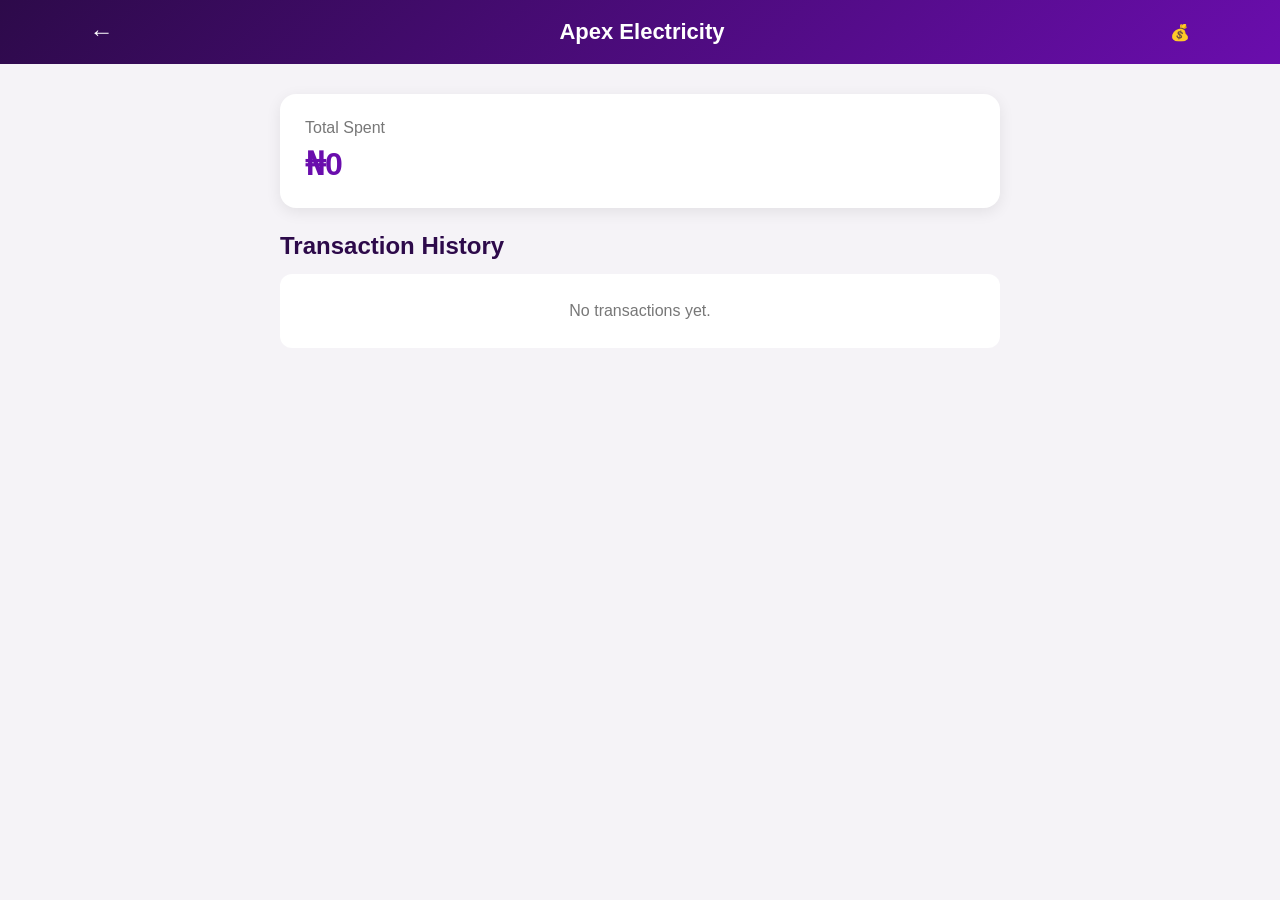
<file: total.html>
<!doctype html>
<html lang="en">
  <head>
    <meta charset="UTF-8" />
    <meta name="viewport" content="width=device-width, initial-scale=1.0" />
    <title>Total Spent</title>
    <style>
      * {
        box-sizing: border-box;
        margin: 0;
        padding: 0;
      }
      body {
        background: #f5f3f7;
        color: #333;
        font-family: Arial, sans-serif;
        padding-bottom: 30px;
      }
      header {
        align-items: center;
        background: linear-gradient(135deg, #2d0a4a, #6a0dad);
        color: white;
        display: flex;
        justify-content: space-between;
        padding: 18px 7%;
      }
      header h1 {
        font-size: 22px;
      }
      .back-link {
        color: white;
        font-size: 24px;
        text-decoration: none;
      }
      main {
        margin: auto;
        max-width: 760px;
        padding: 30px 20px;
      }
      .summary {
        background: white;
        border-radius: 16px;
        box-shadow: 0 4px 15px rgba(0, 0, 0, 0.08);
        margin-bottom: 24px;
        padding: 25px;
      }
      .summary p {
        color: #777;
        margin-bottom: 8px;
      }
      .summary h2 {
        color: #6a0dad;
        font-size: 32px;
      }
      .history-heading {
        color: #2d0a4a;
        margin-bottom: 14px;
      }
      .transaction-list {
        display: grid;
        gap: 12px;
        list-style: none;
      }
      .transaction {
        align-items: center;
        background: white;
        border-radius: 12px;
        box-shadow: 0 3px 12px rgba(0, 0, 0, 0.06);
        display: flex;
        justify-content: space-between;
        padding: 18px;
      }
      .transaction-name {
        font-weight: bold;
        margin-bottom: 6px;
      }
      .transaction-meta {
        color: #777;
        font-size: 13px;
      }
      .transaction-amount {
        color: #6a0dad;
        font-size: 17px;
        font-weight: bold;
      }
      .empty-state {
        background: white;
        border-radius: 12px;
        color: #777;
        padding: 28px;
        text-align: center;
      }
      @media (max-width: 480px) {
        main {
          padding: 20px 15px;
        }
        header {
          padding: 15px 20px;
        }
        .transaction {
          gap: 12px;
        }
      }
    </style>
  </head>
  <body>
    <header>
      <a class="back-link" href="Home.html" aria-label="Back to home"
        >&#8592;</a
      >
      <h1>Apex Electricity</h1>
      <span aria-hidden="true">&#128176;</span>
    </header>
    <main>
      <section class="summary">
        <p>Total Spent</p>
        <h2 id="total-spent">₦0</h2>
      </section>
      <h2 class="history-heading">Transaction History</h2>
      <ul class="transaction-list" id="transaction-list"></ul>
    </main>
    <script>
      const savedTransactions = localStorage.getItem("powerWiseTransactions");
      const transactions = savedTransactions
        ? JSON.parse(savedTransactions)
        : [];
      const totalSpent = transactions.reduce(function (total, transaction) {
        return total + Number(transaction.amount);
      }, 0);
      const totalElement = document.getElementById("total-spent");
      const transactionList = document.getElementById("transaction-list");

      totalElement.textContent = "₦" + totalSpent.toLocaleString();

      if (transactions.length === 0) {
        transactionList.innerHTML =
          '<li class="empty-state">No transactions yet.</li>';
      } else {
        transactions.forEach(function (transaction) {
          const item = document.createElement("li");
          const date = new Date(transaction.date).toLocaleDateString(
            undefined,
            {
              day: "numeric",
              month: "short",
              year: "numeric",
            },
          );
          item.className = "transaction";
          item.innerHTML =
            '<div><p class="transaction-name">' +
            transaction.meter +
            '</p><p class="transaction-meta">' +
            date +
            " · " +
            transaction.status +
            '</p></div><strong class="transaction-amount">₦' +
            Number(transaction.amount).toLocaleString() +
            "</strong>";
          transactionList.appendChild(item);
        });
      }
    </script>
  </body>
</html>
</file>
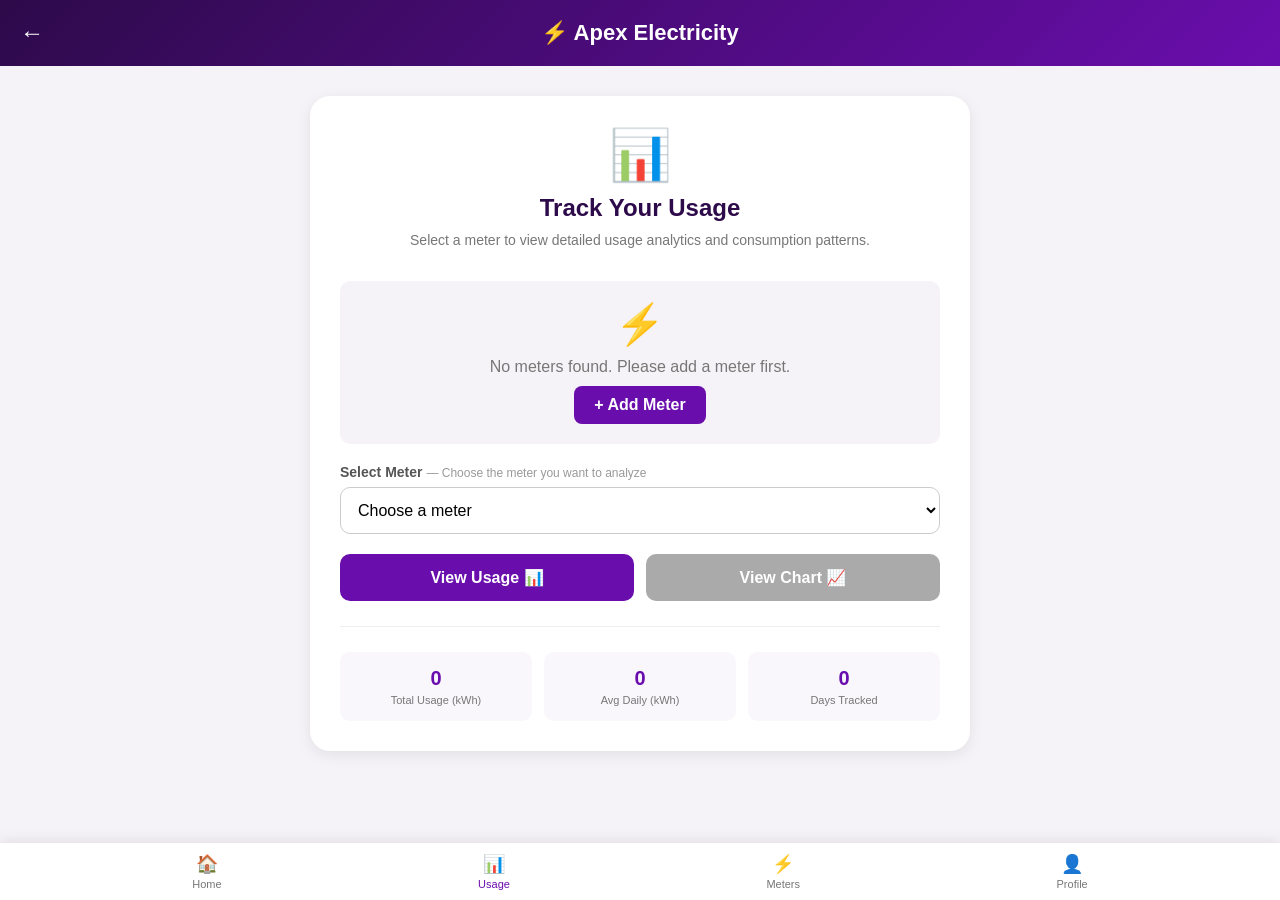
<file: Track.html>
<!doctype html>
<html lang="en">
  <head>
    <meta charset="UTF-8" />
    <meta name="viewport" content="width=device-width, initial-scale=1.0" />

    <title>Track Usage</title>

    <style>
      /* Basic page setup */
      * {
        margin: 0;
        padding: 0;
        box-sizing: border-box;
      }

      body {
        font-family: Arial, sans-serif;
        background-color: #f5f3f7;
        color: #333;
        padding-bottom: 80px;
      }

      /* Header */
      header {
        background: linear-gradient(135deg, #2d0a4a, #6a0dad);
        color: white;
        padding: 20px;
        text-align: center;
        position: relative;
      }

      header .back-link {
        position: absolute;
        left: 20px;
        top: 50%;
        transform: translateY(-50%);
        color: white;
        text-decoration: none;
        font-size: 24px;
      }

      header h1 {
        font-size: 22px;
      }

      /* Main content */
      main {
        max-width: 700px;
        margin: auto;
        padding: 30px 20px;
      }

      /* Usage card */
      .usage-card {
        background-color: white;
        padding: 30px;
        border-radius: 20px;
        box-shadow: 0 4px 15px rgba(0, 0, 0, 0.08);
      }

      /* Heading */
      .usage-heading {
        text-align: center;
        margin-bottom: 30px;
      }

      .usage-heading .usage-icon {
        font-size: 50px;
        margin-bottom: 10px;
      }

      .usage-heading h2 {
        color: #2d0a4a;
        margin-bottom: 8px;
        font-size: 24px;
      }

      .usage-heading p {
        color: #777;
        line-height: 1.5;
        font-size: 14px;
      }

      /* Form fields */
      .input-group {
        margin-bottom: 20px;
      }

      label {
        display: block;
        font-weight: bold;
        color: #555;
        margin-bottom: 7px;
        font-size: 14px;
      }

      .label-hint {
        font-weight: normal;
        color: #999;
        font-size: 12px;
      }

      input,
      select {
        width: 100%;
        padding: 13px;
        border: 1px solid #ccc;
        border-radius: 10px;
        font-size: 16px;
        outline: none;
        background-color: white;
        transition:
          border-color 0.3s ease,
          box-shadow 0.3s ease;
      }

      input:focus,
      select:focus {
        border-color: #6a0dad;
        box-shadow: 0 0 5px rgba(106, 13, 173, 0.2);
      }

      input::placeholder {
        color: #bbb;
      }

      /* Button row */
      .button-row {
        display: flex;
        gap: 12px;
      }

      .button-row button {
        flex: 1;
        padding: 14px;
        border: none;
        border-radius: 10px;
        font-size: 16px;
        font-weight: bold;
        cursor: pointer;
        transition: background-color 0.3s ease;
      }

      .calculate-btn {
        background-color: #6a0dad;
        color: white;
      }

      .calculate-btn:hover {
        background-color: #520a87;
      }

      .view-chart-btn {
        background-color: #2d0a4a;
        color: white;
      }

      .view-chart-btn:hover {
        background-color: #1d0630;
      }

      .view-chart-btn:disabled {
        background-color: #aaa;
        cursor: not-allowed;
      }

      /* Result area */
      .result-box {
        display: none;
        text-align: center;
        background: linear-gradient(135deg, #f3e8ff, #e8d5f5);
        padding: 25px;
        border-radius: 12px;
        margin-top: 25px;
        animation: slideUp 0.4s ease;
      }

      .result-box .result-icon {
        font-size: 40px;
        margin-bottom: 8px;
      }

      .result-box h3 {
        color: #2d0a4a;
        margin-bottom: 8px;
        font-size: 18px;
      }

      .usage-result {
        font-size: 32px;
        font-weight: bold;
        color: #6a0dad;
      }

      .usage-details {
        margin-top: 12px;
        padding-top: 12px;
        border-top: 1px solid rgba(106, 13, 173, 0.15);
        font-size: 14px;
        color: #555;
      }

      .usage-details span {
        font-weight: bold;
        color: #2d0a4a;
      }

      /* Message when no meters exist */
      .no-meter-message {
        text-align: center;
        color: #777;
        padding: 20px;
        background-color: #f5f3f7;
        border-radius: 10px;
        margin-bottom: 20px;
      }

      .no-meter-message .empty-icon {
        font-size: 40px;
        display: block;
        margin-bottom: 10px;
      }

      .no-meter-message a {
        display: inline-block;
        margin-top: 10px;
        padding: 10px 20px;
        background-color: #6a0dad;
        color: white;
        text-decoration: none;
        border-radius: 8px;
        font-weight: bold;
      }

      .no-meter-message a:hover {
        background-color: #520a87;
      }

      /* Quick stats */
      .quick-stats {
        display: grid;
        grid-template-columns: repeat(3, 1fr);
        gap: 12px;
        margin-top: 25px;
        padding-top: 25px;
        border-top: 1px solid #eee;
      }

      .stat-item {
        text-align: center;
        background-color: #f9f6fc;
        padding: 15px 10px;
        border-radius: 10px;
      }

      .stat-item .stat-number {
        font-size: 20px;
        font-weight: bold;
        color: #6a0dad;
      }

      .stat-item .stat-label {
        font-size: 11px;
        color: #777;
        margin-top: 4px;
      }

      /* Bottom navigation */
      .bottom-nav {
        position: fixed;
        bottom: 0;
        left: 0;
        width: 100%;
        background-color: white;
        display: flex;
        justify-content: space-around;
        padding: 10px 5%;
        box-shadow: 0 -3px 12px rgba(0, 0, 0, 0.08);
      }

      .bottom-nav a {
        text-decoration: none;
        color: #777;
        display: flex;
        flex-direction: column;
        align-items: center;
        font-size: 18px;
        transition: color 0.3s ease;
      }

      .bottom-nav a:hover {
        color: #6a0dad;
      }

      .bottom-nav span {
        font-size: 11px;
        margin-top: 3px;
      }

      .bottom-nav a.active {
        color: #6a0dad;
      }

      /* Mobile adjustments */
      @media (max-width: 600px) {
        main {
          padding: 20px 15px;
        }

        .usage-card {
          padding: 25px 20px;
        }

        header .back-link {
          left: 15px;
          font-size: 20px;
        }

        .usage-result {
          font-size: 26px;
        }

        .button-row {
          flex-direction: column;
        }

        .quick-stats {
          grid-template-columns: 1fr 1fr;
        }

        .quick-stats .stat-item:last-child {
          grid-column: span 2;
        }
      }

      @media (max-width: 400px) {
        .quick-stats {
          grid-template-columns: 1fr;
        }

        .quick-stats .stat-item:last-child {
          grid-column: span 1;
        }
      }

      @keyframes slideUp {
        from {
          opacity: 0;
          transform: translateY(15px);
        }
        to {
          opacity: 1;
          transform: translateY(0);
        }
      }

      /* Custom Alert */
      .alert-overlay {
        position: fixed;
        inset: 0;
        background-color: rgba(0, 0, 0, 0.5);
        display: none;
        justify-content: center;
        align-items: center;
        padding: 20px;
        z-index: 1000;
      }

      .alert-overlay.show {
        display: flex;
      }

      .alert-box {
        width: 100%;
        max-width: 350px;
        background-color: white;
        padding: 30px;
        border-radius: 18px;
        text-align: center;
        box-shadow: 0 10px 30px rgba(0, 0, 0, 0.25);
        animation: popUp 0.3s ease;
      }

      .alert-icon {
        font-size: 45px;
        margin-bottom: 10px;
      }

      .alert-box h2 {
        color: #333;
        margin-bottom: 10px;
      }

      .alert-box p {
        color: #666;
        margin-bottom: 25px;
        line-height: 1.5;
      }

      .alert-box button {
        width: 100%;
        padding: 12px;
        border: none;
        border-radius: 10px;
        background-color: #6a0dad;
        color: white;
        font-size: 16px;
        font-weight: bold;
        cursor: pointer;
      }

      .alert-box button:hover {
        background-color: #520a87;
      }

      @keyframes popUp {
        from {
          transform: scale(0.8);
          opacity: 0;
        }
        to {
          transform: scale(1);
          opacity: 1;
        }
      }
    </style>
  </head>

  <body>
    <!-- Header -->
    <header>
      <a href="Home.html" class="back-link">←</a>
      <h1>⚡ Apex Electricity</h1>
    </header>

    <main>
      <div class="usage-card">
        <!-- Page heading -->
        <div class="usage-heading">
          <div class="usage-icon">📊</div>
          <h2>Track Your Usage</h2>
          <p>
            Select a meter to view detailed usage analytics and consumption
            patterns.
          </p>
        </div>

        <!-- Message shown when there are no saved meters -->
        <div class="no-meter-message" id="no-meter-message">
          <span class="empty-icon">⚡</span>
          <p>No meters found. Please add a meter first.</p>
          <a href="AddMeter.html">+ Add Meter</a>
        </div>

        <!-- Usage form -->
        <form id="usage-form">
          <div class="input-group">
            <label for="meter-select">
              Select Meter
              <span class="label-hint"
                >— Choose the meter you want to analyze</span
              >
            </label>
            <select id="meter-select" required>
              <option value="">Choose a meter</option>
            </select>
          </div>

          <div class="button-row">
            <button type="submit" class="calculate-btn" id="view-usage-btn">
              View Usage 📊
            </button>
            <button
              type="button"
              class="view-chart-btn"
              id="view-chart-btn"
              disabled
            >
              View Chart 📈
            </button>
          </div>
        </form>

        <!-- Quick Stats -->
        <div class="quick-stats" id="quick-stats">
          <div class="stat-item">
            <div class="stat-number" id="total-usage">0</div>
            <div class="stat-label">Total Usage (kWh)</div>
          </div>
          <div class="stat-item">
            <div class="stat-number" id="avg-usage">0</div>
            <div class="stat-label">Avg Daily (kWh)</div>
          </div>
          <div class="stat-item">
            <div class="stat-number" id="days-tracked">0</div>
            <div class="stat-label">Days Tracked</div>
          </div>
        </div>

        <!-- Calculation result -->
        <div class="result-box" id="result-box">
          <div class="result-icon">⚡</div>
          <h3>Current Usage Summary</h3>
          <p class="usage-result" id="usage-result">0 kWh</p>
          <div class="usage-details" id="usage-details">
            <p>Meter: <span id="result-meter">—</span></p>
            <p>Est. Cost: <span id="result-cost">₦0.00</span></p>
            <p style="font-size: 12px; color: #999; margin-top: 8px">
              Click "View Chart" for detailed analytics
            </p>
          </div>
        </div>
      </div>
    </main>

    <!-- Bottom navigation -->
    <nav class="bottom-nav">
      <a href="Home.html">
        🏠
        <span>Home</span>
      </a>

      <a href="Track.html" class="active">
        📊
        <span>Usage</span>
      </a>

      <a href="AddMeter.html">
        ⚡
        <span>Meters</span>
      </a>

      <a href="Profile.html">
        👤
        <span>Profile</span>
      </a>
    </nav>

    <!-- Custom Alert Box -->
    <div class="alert-overlay" id="alert-overlay">
      <div class="alert-box">
        <div class="alert-icon" id="alert-icon">⚡</div>
        <h2 id="alert-title">Message</h2>
        <p id="alert-message"></p>
        <button id="alert-button">OK</button>
      </div>
    </div>

    <script>
      // Get the elements we need from the page
      const usageForm = document.getElementById("usage-form");
      const meterSelect = document.getElementById("meter-select");
      const resultBox = document.getElementById("result-box");
      const usageResult = document.getElementById("usage-result");
      const noMeterMessage = document.getElementById("no-meter-message");
      const viewChartBtn = document.getElementById("view-chart-btn");
      const viewUsageBtn = document.getElementById("view-usage-btn");
      const resultMeter = document.getElementById("result-meter");
      const resultCost = document.getElementById("result-cost");
      const totalUsageEl = document.getElementById("total-usage");
      const avgUsageEl = document.getElementById("avg-usage");
      const daysTrackedEl = document.getElementById("days-tracked");

      // Alert elements
      const alertOverlay = document.getElementById("alert-overlay");
      const alertTitle = document.getElementById("alert-title");
      const alertMessage = document.getElementById("alert-message");
      const alertButton = document.getElementById("alert-button");

      // Show a custom alert box
      function showAlert(title, message, callback) {
        alertTitle.textContent = title;
        alertMessage.textContent = message;
        alertOverlay.classList.add("show");

        alertButton.onclick = function () {
          alertOverlay.classList.remove("show");

          if (callback) {
            callback();
          }
        };
      }

      // Generate realistic demo data for a meter
      function generateDemoData(meterName) {
        const days = 30;
        const data = [];
        let currentUsage = 15 + Math.random() * 10;

        for (let i = days; i >= 0; i--) {
          const date = new Date();
          date.setDate(date.getDate() - i);

          // Daily usage with some variation
          const variation = (Math.random() - 0.5) * 8;
          currentUsage = Math.max(2, currentUsage + variation);
          currentUsage = Math.round(currentUsage * 10) / 10;

          data.push({
            date: date.toISOString().split("T")[0],
            usage: currentUsage,
            day: date.toLocaleDateString(undefined, { weekday: "short" }),
          });
        }

        return data;
      }

      // Get the saved meters from localStorage
      const savedMeters = localStorage.getItem("powerWiseMeters");
      const meters = savedMeters ? JSON.parse(savedMeters) : [];

      // Add saved meters to the select dropdown
      if (meters.length > 0) {
        noMeterMessage.style.display = "none";
        viewChartBtn.disabled = false;

        meters.forEach(function (meter) {
          const option = document.createElement("option");
          option.value = meter.number;
          option.textContent = meter.name + " (" + meter.number + ")";
          meterSelect.appendChild(option);
        });

        // Enable view chart button when meter is selected
        meterSelect.addEventListener("change", function () {
          viewChartBtn.disabled = this.value === "";
        });
      } else {
        viewChartBtn.disabled = true;
      }

      // Calculate and display usage for the selected meter
      usageForm.addEventListener("submit", function (event) {
        event.preventDefault();

        if (meterSelect.value === "") {
          showAlert(
            "Select a Meter ⚠️",
            "Please select a meter to view usage data.",
          );
          return;
        }

        // Find the selected meter
        const selectedMeter = meters.find(function (meter) {
          return meter.number === meterSelect.value;
        });

        if (!selectedMeter) {
          showAlert("Error ⚠️", "Meter not found. Please try again.");
          return;
        }

        // Generate demo data for this meter
        const usageData = generateDemoData(selectedMeter.name);

        // Calculate statistics
        const totalUsage = usageData.reduce((sum, day) => sum + day.usage, 0);
        const avgDaily = totalUsage / usageData.length;
        const estCost = totalUsage * 45; // Assuming ₦45 per kWh

        // Update stats
        totalUsageEl.textContent = totalUsage.toFixed(1);
        avgUsageEl.textContent = avgDaily.toFixed(1);
        daysTrackedEl.textContent = usageData.length;

        // Store the data for the chart page
        localStorage.setItem(
          "powerWiseChartData",
          JSON.stringify({
            meterName: selectedMeter.name,
            meterNumber: selectedMeter.number,
            data: usageData,
            totalUsage: totalUsage,
            avgDaily: avgDaily,
            estCost: estCost,
          }),
        );

        // Show result
        usageResult.textContent = totalUsage.toFixed(1) + " kWh";
        resultMeter.textContent = selectedMeter.name;
        resultCost.textContent = "₦" + estCost.toFixed(2);
        resultBox.style.display = "block";

        // Enable chart button
        viewChartBtn.disabled = false;

        showAlert(
          "Usage Data Loaded 📊",
          `Showing usage data for ${selectedMeter.name}. Click "View Chart" for detailed analytics.`,
        );
      });

      // View Chart button - navigate to chart page
      viewChartBtn.addEventListener("click", function () {
        if (meterSelect.value === "") {
          showAlert(
            "Select a Meter ⚠️",
            "Please select a meter first to view the chart.",
          );
          return;
        }

        // Check if we have data
        const chartData = localStorage.getItem("powerWiseChartData");
        if (!chartData) {
          showAlert(
            "No Data 📊",
            "Please click 'View Usage' first to generate usage data.",
          );
          return;
        }

        // Navigate to chart page
        window.location.href = "Chart.html";
      });

      // If there's a meter selected by default, auto-load data
      if (meters.length > 0 && meterSelect.value) {
        // Trigger a click on view usage button after a short delay
        setTimeout(function () {
          viewUsageBtn.click();
        }, 500);
      }
    </script>
  </body>
</html>
</file>
<file: Login.css>
* {
  margin: 0;
  padding: 0;
  box-sizing: border-box;
}

body {
  font-family: Arial, sans-serif;
  min-height: 100vh;
  display: flex;
  justify-content: center;
  align-items: center;
  background: linear-gradient(135deg, #2d0a4a, #6a0dad);
  padding: 20px;
}

.login-container {
  width: 100%;
  max-width: 400px;
  background-color: white;
  padding: 40px 30px;
  border-radius: 20px;
  text-align: center;
  box-shadow: 0 10px 30px rgba(0, 0, 0, 0.2);
}

.logo {
  font-size: 50px;
  margin-bottom: 10px;
}

h1 {
  color: #6a0dad;
  margin-bottom: 10px;
}

.welcome-text {
  color: #666;
  margin-bottom: 30px;
}

.input-group {
  text-align: left;
  margin-bottom: 20px;
}

label {
  display: block;
  margin-bottom: 7px;
  font-weight: bold;
  color: #333;
}

input {
  width: 100%;
  padding: 14px;
  border: 1px solid #ccc;
  border-radius: 10px;
  font-size: 16px;
  outline: none;
}

input:focus {
  border-color: #6a0dad;
}

.password-box {
  position: relative;
}

.password-box input {
  padding-right: 50px;
}

.show-password {
  position: absolute;
  right: 12px;
  top: 50%;
  transform: translateY(-50%);
  border: none;
  background: none;
  cursor: pointer;
  font-size: 18px;
}

.forgot-password {
  display: block;
  text-align: right;
  margin-bottom: 20px;
  color: #6a0dad;
  text-decoration: none;
  font-size: 14px;
}

.login-btn {
  width: 100%;
  padding: 14px;
  border: none;
  border-radius: 10px;
  background-color: #6a0dad;
  color: white;
  font-size: 16px;
  font-weight: bold;
  cursor: pointer;
}

.login-btn:hover {
  background-color: #520a87;
}

.signup-text {
  margin-top: 25px;
  color: #555;
}

.signup-text a {
  color: #6a0dad;
  font-weight: bold;
  text-decoration: none;
}

/* Custom Alert */
.alert-overlay {
  position: fixed;
  inset: 0;
  background-color: rgba(0, 0, 0, 0.5);
  display: none;
  justify-content: center;
  align-items: center;
  padding: 20px;
  z-index: 1000;
}

.alert-overlay.show {
  display: flex;
}

.alert-box {
  width: 100%;
  max-width: 350px;
  background-color: white;
  padding: 30px;
  border-radius: 18px;
  text-align: center;
  box-shadow: 0 10px 30px rgba(0, 0, 0, 0.25);
  animation: popUp 0.3s ease;
}

.alert-icon {
  font-size: 45px;
  margin-bottom: 10px;
}

.alert-box h2 {
  color: #333;
  margin-bottom: 10px;
}

.alert-box p {
  color: #666;
  margin-bottom: 25px;
  line-height: 1.5;
}

.alert-box button {
  width: 100%;
  padding: 12px;
  border: none;
  border-radius: 10px;
  background-color: #6a0dad;
  color: white;
  font-size: 16px;
  font-weight: bold;
  cursor: pointer;
}

.alert-box button:hover {
  background-color: #520a87;
}

@keyframes popUp {
  from {
    transform: scale(0.8);
    opacity: 0;
  }

  to {
    transform: scale(1);
    opacity: 1;
  }
}
</file>
<file: Budget.css>
/* Basic reset */
* {
  margin: 0;
  padding: 0;
  box-sizing: border-box;
}

/* Page styling */
body {
  font-family: Arial, sans-serif;
  background-color: #f5f3f7;
  color: #333;
  padding-bottom: 80px;
}

/* Header */
header {
  background: linear-gradient(135deg, #2d0a4a, #6a0dad);
  color: white;
  padding: 18px 7%;
  display: flex;
  align-items: center;
  justify-content: space-between;
}

header h1 {
  font-size: 22px;
}

.back-btn {
  color: white;
  text-decoration: none;
  font-size: 28px;
}

/* Main content */
main {
  max-width: 600px;
  margin: auto;
  padding: 30px 20px;
}

/* Budget card */
.budget-card {
  background-color: white;
  padding: 30px;
  border-radius: 20px;
  box-shadow: 0 4px 15px rgba(0, 0, 0, 0.08);
}

/* Heading */
.budget-heading {
  text-align: center;
  margin-bottom: 30px;
}

.budget-icon {
  font-size: 50px;
  margin-bottom: 10px;
}

.budget-heading h2 {
  color: #2d0a4a;
  margin-bottom: 8px;
  font-size: 24px;
}

.budget-heading p {
  color: #777;
  line-height: 1.5;
  font-size: 14px;
}

/* Current Budget Display */
.current-budget {
  background: linear-gradient(135deg, #f3e8ff, #e8d5f5);
  padding: 20px;
  border-radius: 12px;
  margin-bottom: 20px;
  display: flex;
  justify-content: space-between;
  align-items: center;
  flex-wrap: wrap;
  gap: 10px;
}

.current-budget .budget-info .label {
  font-size: 13px;
  color: #666;
  display: block;
}

.current-budget .budget-info h3 {
  color: #6a0dad;
  font-size: 28px;
  margin-top: 4px;
}

.status-badge {
  display: inline-block;
  padding: 6px 16px;
  border-radius: 20px;
  font-size: 13px;
  font-weight: bold;
}

.status-badge.not-set {
  background-color: #f1e8f5;
  color: #777;
}

.status-badge.active {
  background-color: #d4edda;
  color: #155724;
}

/* Budget Progress */
.budget-progress {
  background-color: #f9f6fc;
  padding: 18px;
  border-radius: 12px;
  margin-bottom: 25px;
  animation: slideDown 0.4s ease;
}

.progress-header {
  display: flex;
  justify-content: space-between;
  font-size: 14px;
  color: #555;
  margin-bottom: 8px;
}

.progress-bar-container {
  width: 100%;
  height: 10px;
  background-color: #e8d5f5;
  border-radius: 5px;
  overflow: hidden;
}

.progress-bar {
  height: 100%;
  background: linear-gradient(90deg, #6a0dad, #a855f7);
  border-radius: 5px;
  transition: width 0.6s ease;
  width: 0%;
}

.progress-bar.warning {
  background: linear-gradient(90deg, #f59e0b, #fbbf24);
}

.progress-bar.danger {
  background: linear-gradient(90deg, #dc2626, #ef4444);
}

.progress-details {
  display: flex;
  justify-content: space-between;
  margin-top: 8px;
  font-size: 13px;
  color: #777;
}

/* Form */
.input-group {
  margin-bottom: 20px;
}

.input-group label {
  display: block;
  font-weight: bold;
  margin-bottom: 8px;
  font-size: 14px;
  color: #555;
}

.label-hint {
  font-weight: normal;
  color: #999;
  font-size: 12px;
}

.amount-input {
  display: flex;
  align-items: center;
  border: 1px solid #ccc;
  border-radius: 10px;
  padding-left: 14px;
  transition:
    border-color 0.3s ease,
    box-shadow 0.3s ease;
}

.amount-input:focus-within {
  border-color: #6a0dad;
  box-shadow: 0 0 5px rgba(106, 13, 173, 0.2);
}

.amount-input span {
  font-size: 18px;
  font-weight: bold;
  color: #6a0dad;
}

.amount-input input {
  width: 100%;
  padding: 14px 10px;
  border: none;
  outline: none;
  font-size: 16px;
  background: transparent;
}

/* Set Budget button */
.set-budget-btn {
  width: 100%;
  padding: 14px;
  border: none;
  border-radius: 10px;
  background-color: #6a0dad;
  color: white;
  font-size: 16px;
  font-weight: bold;
  cursor: pointer;
  transition: background-color 0.3s ease;
}

.set-budget-btn:hover {
  background-color: #520a87;
}

.set-budget-btn.update {
  background-color: #2d0a4a;
}

.set-budget-btn.update:hover {
  background-color: #1d0630;
}

/* Quick Amounts */
.quick-amounts {
  display: flex;
  flex-wrap: wrap;
  gap: 8px;
  margin-top: 15px;
  padding-top: 15px;
  border-top: 1px solid #eee;
}

.quick-label {
  font-size: 13px;
  color: #777;
  display: flex;
  align-items: center;
  margin-right: 5px;
}

.quick-amount {
  padding: 8px 16px;
  background-color: #f1e8f5;
  border: 1px solid #d5c4e0;
  border-radius: 8px;
  font-size: 13px;
  font-weight: bold;
  color: #6a0dad;
  cursor: pointer;
  transition: all 0.3s ease;
}

.quick-amount:hover {
  background-color: #6a0dad;
  color: white;
  border-color: #6a0dad;
}

/* History Section */
.history-section {
  margin-top: 25px;
  padding-top: 25px;
  border-top: 1px solid #eee;
}

.history-section h3 {
  color: #2d0a4a;
  margin-bottom: 15px;
  font-size: 18px;
  display: flex;
  align-items: center;
  gap: 8px;
}

.history-section h3 span {
  font-size: 20px;
}

.history-list {
  display: grid;
  gap: 10px;
}

.history-item {
  background-color: #f9f6fc;
  padding: 14px 16px;
  border-radius: 10px;
  display: flex;
  justify-content: space-between;
  align-items: center;
  border-left: 3px solid #6a0dad;
}

.history-item .history-info {
  flex: 1;
}

.history-item .history-amount {
  font-weight: bold;
  color: #6a0dad;
  font-size: 16px;
}

.history-item .history-date {
  font-size: 12px;
  color: #777;
  margin-top: 2px;
}

.history-empty {
  text-align: center;
  color: #999;
  padding: 20px;
  font-size: 14px;
}

/* Bottom navigation */
.bottom-nav {
  position: fixed;
  bottom: 0;
  left: 0;
  width: 100%;
  background-color: white;
  display: flex;
  justify-content: space-around;
  padding: 10px 5%;
  box-shadow: 0 -3px 12px rgba(0, 0, 0, 0.08);
}

.bottom-nav a {
  text-decoration: none;
  color: #777;
  display: flex;
  flex-direction: column;
  align-items: center;
  font-size: 18px;
  transition: color 0.3s ease;
}

.bottom-nav a:hover {
  color: #6a0dad;
}

.bottom-nav span {
  font-size: 11px;
  margin-top: 3px;
}

.bottom-nav a.active {
  color: #6a0dad;
}

/* Mobile adjustments */
@media (max-width: 480px) {
  main {
    padding: 20px 15px;
  }

  .budget-card {
    padding: 25px 20px;
  }

  header {
    padding: 15px 20px;
  }

  .back-btn {
    font-size: 24px;
  }

  .current-budget {
    flex-direction: column;
    text-align: center;
  }

  .quick-amounts {
    justify-content: center;
  }

  .quick-amount {
    font-size: 12px;
    padding: 6px 12px;
  }
}

/* Animations */
@keyframes slideDown {
  from {
    opacity: 0;
    transform: translateY(-10px);
  }
  to {
    opacity: 1;
    transform: translateY(0);
  }
}

/* Custom Alert */
.alert-overlay {
  position: fixed;
  inset: 0;
  background-color: rgba(0, 0, 0, 0.5);
  display: none;
  justify-content: center;
  align-items: center;
  padding: 20px;
  z-index: 1000;
}

.alert-overlay.show {
  display: flex;
}

.alert-box {
  width: 100%;
  max-width: 350px;
  background-color: white;
  padding: 30px;
  border-radius: 18px;
  text-align: center;
  box-shadow: 0 10px 30px rgba(0, 0, 0, 0.25);
  animation: popUp 0.3s ease;
}

.alert-icon {
  font-size: 45px;
  margin-bottom: 10px;
}

.alert-box h2 {
  color: #333;
  margin-bottom: 10px;
}

.alert-box p {
  color: #666;
  margin-bottom: 25px;
  line-height: 1.5;
}

.alert-box button {
  width: 100%;
  padding: 12px;
  border: none;
  border-radius: 10px;
  background-color: #6a0dad;
  color: white;
  font-size: 16px;
  font-weight: bold;
  cursor: pointer;
}

.alert-box button:hover {
  background-color: #520a87;
}

@keyframes popUp {
  from {
    transform: scale(0.8);
    opacity: 0;
  }
  to {
    transform: scale(1);
    opacity: 1;
  }
}

/* ============================================ */
/* DISABLE BUDGET BUTTON */
/* ============================================ */

.disable-budget-btn {
  width: 100%;
  padding: 14px;
  border: 2px solid #dc2626;
  border-radius: 10px;
  background-color: transparent;
  color: #dc2626;
  font-size: 16px;
  font-weight: bold;
  cursor: pointer;
  transition: all 0.3s ease;
  margin-top: 10px;
  display: none;
}

.disable-budget-btn:hover {
  background-color: #dc2626;
  color: white;
}

.disable-budget-btn:active {
  transform: scale(0.98);
}

/* Status badge for disabled */
.status-badge.disabled {
  background-color: #fee2e2;
  color: #dc2626;
}
</file>
<file: Deposit.css>
/* Basic reset */
* {
  margin: 0;
  padding: 0;
  box-sizing: border-box;
}

/* Page styling */
body {
  font-family: Arial, sans-serif;
  background-color: #f5f3f7;
  color: #333;
  min-height: 100vh;
}

/* Header */
header {
  background: linear-gradient(135deg, #2d0a4a, #6a0dad);
  color: white;
  padding: 18px 7%;
  display: flex;
  align-items: center;
  gap: 15px;
}

header h1 {
  font-size: 22px;
}

.back-btn {
  color: white;
  text-decoration: none;
  font-size: 28px;
}

/* Main content */
main {
  max-width: 500px;
  margin: auto;
  padding: 40px 20px;
}

/* Deposit card */
.deposit-card {
  background-color: white;
  padding: 30px;
  border-radius: 20px;
  box-shadow: 0 4px 15px rgba(0, 0, 0, 0.08);
}

/* Heading */
.deposit-heading {
  text-align: center;
  margin-bottom: 30px;
}

.deposit-icon {
  font-size: 50px;
  margin-bottom: 10px;
}

.deposit-heading h2 {
  color: #2d0a4a;
  margin-bottom: 8px;
}

.deposit-heading p {
  color: #777;
  line-height: 1.5;
}

/* Current balance */
.current-balance {
  background-color: #f3e8ff;
  padding: 18px;
  border-radius: 12px;
  text-align: center;
  margin-bottom: 25px;
}

.current-balance span {
  font-size: 13px;
  color: #666;
}

.current-balance h3 {
  color: #6a0dad;
  font-size: 28px;
  margin-top: 5px;
}

/* Form */
.input-group {
  margin-bottom: 20px;
}

.input-group label {
  display: block;
  font-weight: bold;
  margin-bottom: 8px;
}

.amount-input {
  display: flex;
  align-items: center;
  border: 1px solid #ccc;
  border-radius: 10px;
  padding-left: 14px;
}

.amount-input:focus-within {
  border-color: #6a0dad;
}

.amount-input span {
  font-size: 18px;
  font-weight: bold;
  color: #6a0dad;
}

.amount-input input {
  width: 100%;
  padding: 14px 10px;
  border: none;
  outline: none;
  font-size: 16px;
}

/* Deposit button */
.deposit-btn {
  width: 100%;
  padding: 14px;
  border: none;
  border-radius: 10px;
  background-color: #6a0dad;
  color: white;
  font-size: 16px;
  font-weight: bold;
  cursor: pointer;
}

.deposit-btn:hover {
  background-color: #520a87;
}

/* Cancel link */
.cancel-link {
  display: block;
  text-align: center;
  margin-top: 20px;
  color: #6a0dad;
  text-decoration: none;
  font-weight: bold;
}

/* Mobile adjustments */
@media (max-width: 480px) {
  main {
    padding: 25px 15px;
  }

  .deposit-card {
    padding: 25px 20px;
  }
}

/* ============================================ */
/* Custom Alert (matching other pages)          */
/* ============================================ */
.alert-overlay {
  position: fixed;
  inset: 0;
  background-color: rgba(0, 0, 0, 0.5);
  display: none;
  justify-content: center;
  align-items: center;
  padding: 20px;
  z-index: 1000;
}

.alert-overlay.show {
  display: flex;
}

.alert-box {
  width: 100%;
  max-width: 350px;
  background-color: white;
  padding: 30px;
  border-radius: 18px;
  text-align: center;
  box-shadow: 0 10px 30px rgba(0, 0, 0, 0.25);
  animation: popUp 0.3s ease;
}

.alert-icon {
  font-size: 45px;
  margin-bottom: 10px;
}

.alert-box h2 {
  color: #333;
  margin-bottom: 10px;
}

.alert-box p {
  color: #666;
  margin-bottom: 25px;
  line-height: 1.5;
}

.alert-box button {
  width: 100%;
  padding: 12px;
  border: none;
  border-radius: 10px;
  background-color: #6a0dad;
  color: white;
  font-size: 16px;
  font-weight: bold;
  cursor: pointer;
}

.alert-box button:hover {
  background-color: #520a87;
}

@keyframes popUp {
  from {
    transform: scale(0.8);
    opacity: 0;
  }

  to {
    transform: scale(1);
    opacity: 1;
  }
}
</file>
<file: ForgotPassword.css>
/* Remove default spacing and make sizing easier */
* {
  margin: 0;
  padding: 0;
  box-sizing: border-box;
}

/* Center everything on the page */
body {
  font-family: Arial, sans-serif;
  min-height: 100vh;
  display: flex;
  justify-content: center;
  align-items: center;
  background: linear-gradient(135deg, #2d0a4a, #6a0dad);
  padding: 20px;
}

/* Main card */
.forgot-container {
  width: 100%;
  max-width: 400px;
  background-color: white;
  padding: 40px 30px;
  border-radius: 20px;
  box-shadow: 0 10px 30px rgba(0, 0, 0, 0.2);
}

/* Heading section */
.welcome-section {
  text-align: center;
  margin-bottom: 30px;
}

/* PowerWise logo */
.logo {
  font-size: 50px;
  margin-bottom: 10px;
}

/* Main heading */
h1 {
  color: #6a0dad;
  margin-bottom: 10px;
  font-size: 26px;
}

/* Description */
.welcome-section p {
  color: #666;
  line-height: 1.5;
}

/* Space between form sections */
.input-group {
  margin-bottom: 20px;
}

/* Input label */
label {
  display: block;
  margin-bottom: 7px;
  font-weight: bold;
  color: #333;
}

/* Email input */
input {
  width: 100%;
  padding: 14px;
  border: 1px solid #ccc;
  border-radius: 10px;
  font-size: 16px;
  outline: none;
}

/* Input focus effect */
input:focus {
  border-color: #6a0dad;
  box-shadow: 0 0 5px rgba(106, 13, 173, 0.2);
}

/* Continue button */
button {
  width: 100%;
  padding: 14px;
  border: none;
  border-radius: 10px;
  background-color: #6a0dad;
  color: white;
  font-size: 16px;
  font-weight: bold;
  cursor: pointer;
}

/* Button hover effect */
button:hover {
  background-color: #520a87;
}

/* Back to login text */
.back-text {
  text-align: center;
  margin-top: 25px;
  color: #555;
}

/* Login link */
.back-text a {
  color: #6a0dad;
  font-weight: bold;
  text-decoration: none;
}

/* Adjust the card for smaller screens */
@media (max-width: 480px) {
  .forgot-container {
    padding: 30px 20px;
  }

  h1 {
    font-size: 23px;
  }
}

/* Custom Alert (matching Login page) */
.alert-overlay {
  position: fixed;
  inset: 0;
  background-color: rgba(0, 0, 0, 0.5);
  display: none;
  justify-content: center;
  align-items: center;
  padding: 20px;
  z-index: 1000;
}

.alert-overlay.show {
  display: flex;
}

.alert-box {
  width: 100%;
  max-width: 350px;
  background-color: white;
  padding: 30px;
  border-radius: 18px;
  text-align: center;
  box-shadow: 0 10px 30px rgba(0, 0, 0, 0.25);
  animation: popUp 0.3s ease;
}

.alert-icon {
  font-size: 45px;
  margin-bottom: 10px;
}

.alert-box h2 {
  color: #333;
  margin-bottom: 10px;
}

.alert-box p {
  color: #666;
  margin-bottom: 25px;
  line-height: 1.5;
}

.alert-box button {
  width: 100%;
  padding: 12px;
  border: none;
  border-radius: 10px;
  background-color: #6a0dad;
  color: white;
  font-size: 16px;
  font-weight: bold;
  cursor: pointer;
}

.alert-box button:hover {
  background-color: #520a87;
}

@keyframes popUp {
  from {
    transform: scale(0.8);
    opacity: 0;
  }

  to {
    transform: scale(1);
    opacity: 1;
  }
}
</file>
<file: Home.css>
/* Remove default spacing and make sizing easier */
* {
  margin: 0;
  padding: 0;
  box-sizing: border-box;
}

/* Main page styling */
body {
  font-family: Arial, sans-serif;
  background-color: #f5f3f7;
  color: #333;
  padding-bottom: 80px;
}

/* Top navigation */
header {
  background: linear-gradient(135deg, #2d0a4a, #6a0dad);
  color: white;
  padding: 18px 7%;
  display: flex;
  justify-content: space-between;
  align-items: center;
}

/* Logo and app name */
.brand {
  display: flex;
  align-items: center;
  gap: 8px;
}

.logo {
  font-size: 28px;
}

.brand h1 {
  font-size: 22px;
}

/* Header buttons */
.header-icons {
  display: flex;
  gap: 10px;
}

.notification-btn,
.profile-btn {
  background: none;
  border: none;
  font-size: 20px;
  cursor: pointer;
}

/* Main content area */
main {
  max-width: 900px;
  margin: auto;
  padding: 30px 20px;
}

/* Welcome section */
.welcome-section {
  margin-bottom: 25px;
}

.welcome-section h2 {
  color: #2d0a4a;
  margin-bottom: 8px;
}

.welcome-section p {
  color: #666;
}

/* Electricity overview card */
.electricity-card {
  background-color: white;
  padding: 25px;
  border-radius: 16px;
  margin-bottom: 25px;
  box-shadow: 0 4px 15px rgba(0, 0, 0, 0.08);
}

.card-heading {
  display: flex;
  justify-content: space-between;
  align-items: center;
}

.card-heading p {
  color: #777;
  margin-top: 6px;
}

/* Add meter button */
.add-meter-btn {
  background-color: #6a0dad;
  color: white;
  border: none;
  padding: 11px 16px;
  border-radius: 8px;
  font-weight: bold;
  cursor: pointer;
}

.add-meter-btn:hover {
  background-color: #520a87;
}

/* Statistics section */
.stats-section {
  display: grid;
  grid-template-columns: repeat(2, 1fr);
  gap: 20px;
  margin-bottom: 30px;
}

.stat-card {
  background-color: white;
  padding: 22px;
  border-radius: 16px;
  text-align: center;
  box-shadow: 0 4px 15px rgba(0, 0, 0, 0.08);
}

.stat-icon {
  font-size: 25px;
}

.stat-card h3 {
  font-size: 24px;
  color: #6a0dad;
  margin: 8px 0;
}

.stat-card p {
  color: #777;
}

/* Quick actions */
.quick-actions h2 {
  color: #2d0a4a;
  margin-bottom: 15px;
}

.action-buttons {
  display: grid;
  grid-template-columns: repeat(3, 1fr);
  gap: 15px;
}

.action-btn {
  background-color: white;
  border: none;
  border-radius: 14px;
  padding: 20px 10px;
  font-size: 24px;
  cursor: pointer;
  box-shadow: 0 4px 15px rgba(0, 0, 0, 0.08);
}

.action-btn span {
  display: block;
  font-size: 13px;
  margin-top: 8px;
  color: #555;
}

.action-btn:hover {
  transform: translateY(-3px);
}

/* Responsive design for phones */
@media (max-width: 600px) {
  header {
    padding: 15px 20px;
  }

  main {
    padding: 25px 15px;
  }

  .card-heading {
    align-items: flex-start;
    gap: 15px;
  }

  .add-meter-btn {
    text-decoration: none;
    display: inline-block;
  }

  .stats-section {
    gap: 12px;
  }

  .action-buttons {
    gap: 10px;
  }

  .action-btn {
    padding: 16px 5px;
    font-size: 20px;
    text-decoration: none;
    color: inherit;
  }
}

.action-btn {
  display: block;
  text-align: center;
  text-decoration: none;
  color: inherit;
}

.profile-btn {
  text-decoration: none;
  color: white;
  font-size: 20px;
}

a {
  text-decoration: none;
}

/* Amount and hide/reveal button */
.amount-row {
  display: flex;
  align-items: center;
  justify-content: center;
  gap: 8px;
}

/* Eye button */
.toggle-balance {
  background: none;
  border: none;
  cursor: pointer;
  font-size: 16px;
  padding: 3px;
}

.meter-button {
  text-decoration: none;
  color: inherit;
  cursor: pointer;
}

.meter-button:hover {
  transform: translateY(-3px);
  box-shadow: 0 7px 20px rgba(0, 0, 0, 0.12);
}

/* Budget button section */
.budget-section .action-buttons {
  grid-template-columns: 1fr;
  margin-top: 20px;
}

.budget-btn {
  width: 100%;
  background-color: #f1e8f5;
  border: 2px solid #6a0dad;
  color: #2d0a4a;
  padding: 18px;
  font-size: 22px;
}

/* Budget button text */
.budget-btn span {
  color: #6a0dad;
  font-weight: bold;
}

/* Budget button hover effect */
.budget-btn:hover {
  background-color: #6a0dad;
  color: white;
}

.budget-btn:hover span {
  color: white;
}

/* Add these styles to the bottom of Home.css */

/* Notification Badge */
.notification-btn {
  position: relative;
  text-decoration: none;
  color: white;
  font-size: 20px;
  display: inline-flex;
  align-items: center;
  justify-content: center;
}

.notification-badge {
  position: absolute;
  top: -8px;
  right: -10px;
  background: #3b82f6;
  color: white;
  font-size: 10px;
  font-weight: bold;
  min-width: 18px;
  height: 18px;
  border-radius: 50%;
  display: none;
  align-items: center;
  justify-content: center;
  padding: 0 4px;
  border: 2px solid #2d0a4a;
  animation: badgePop 0.3s ease;
}

@keyframes badgePop {
  from {
    transform: scale(0.5);
    opacity: 0;
  }
  to {
    transform: scale(1);
    opacity: 1;
  }
}

/* Pulse animation for new notifications */
.notification-badge.pulse {
  animation: badgePulse 2s ease-in-out infinite;
}

@keyframes badgePulse {
  0%,
  100% {
    transform: scale(1);
  }
  50% {
    transform: scale(1.2);
  }
}
</file>
<file: NewLogin.css>
/* Remove default spacing and make sizing easier */
* {
  margin: 0;
  padding: 0;
  box-sizing: border-box;
}

/* Center the signup card on the page */
body {
  font-family: Arial, sans-serif;
  min-height: 100vh;
  display: flex;
  justify-content: center;
  align-items: center;
  background: #ffffff; /* Changed to white */
  padding: 20px;
}

/* Main signup card */
.login-container {
  /* Changed from .signup-container to match HTML */
  width: 100%;
  max-width: 450px;
  background-color: #f8f4ff; /* Light purple tint for card background */
  padding: 35px 30px;
  border-radius: 20px;
  box-shadow: 0 10px 30px rgba(106, 13, 173, 0.15); /* Purple tinted shadow */
  border: 1px solid #e8d5f5; /* Light purple border */
}

/* Welcome section */
.welcome-section {
  text-align: center;
  margin-bottom: 25px;
}

/* PowerWise logo */
.logo {
  font-size: 45px;
  margin-bottom: 8px;
}

/* Main heading */
h1 {
  color: #6a0dad; /* Dark purple for better visibility */
  margin-bottom: 8px;
}

/* Description under the heading */
.welcome-section p {
  color: #555;
  line-height: 1.5;
}

/* Space between each input section */
.input-group {
  margin-bottom: 16px;
}

/* Input labels */
label {
  display: block;
  margin-bottom: 6px;
  font-weight: bold;
  color: #2d0a4a; /* Dark purple for better visibility */
}

/* Input fields */
input {
  width: 100%;
  padding: 13px;
  border: 2px solid #d4b8e8; /* Light purple border */
  border-radius: 10px;
  font-size: 16px;
  outline: none;
  background-color: #ffffff;
  color: #333;
}

/* Highlight input when user clicks on it */
input:focus {
  border-color: #6a0dad;
  box-shadow: 0 0 5px rgba(106, 13, 173, 0.2);
}

/* Create account button */
.login-btn {
  /* Changed from button to match HTML class */
  width: 100%;
  padding: 14px;
  border: none;
  border-radius: 10px;
  background-color: #6a0dad;
  color: white;
  font-size: 16px;
  font-weight: bold;
  cursor: pointer;
  margin-top: 5px;
  transition: background-color 0.3s ease;
}

/* Button effect when hovering */
.login-btn:hover {
  background-color: #520a87;
}

/* Login text at the bottom */
.signup-text {
  /* Changed from .login-text to match HTML class */
  text-align: center;
  margin-top: 20px;
  color: #555;
}

/* Login link */
.signup-text a {
  color: #6a0dad;
  font-weight: bold;
  text-decoration: none;
}

.signup-text a:hover {
  text-decoration: underline;
}

/* Make the card comfortable on small screens */
@media (max-width: 480px) {
  .login-container {
    padding: 30px 20px;
  }

  h1 {
    font-size: 24px;
  }
}

/* Password box container */
.password-box {
  position: relative;
  width: 100%;
}

.password-box input {
  padding-right: 50px; /* Space for the show password button */
}

/* Show password button */
.show-password {
  position: absolute;
  right: 12px;
  top: 50%;
  transform: translateY(-50%);
  background: none;
  border: none;
  font-size: 20px;
  cursor: pointer;
  padding: 5px;
  width: auto;
  margin: 0;
  color: #6a0dad;
}

.show-password:hover {
  background: none;
  color: #520a87;
}

/* Custom Alert */
.alert-overlay {
  position: fixed;
  inset: 0;
  background-color: rgba(0, 0, 0, 0.5);
  display: none;
  justify-content: center;
  align-items: center;
  padding: 20px;
  z-index: 1000;
}

.alert-overlay.show {
  display: flex;
}

.alert-box {
  width: 100%;
  max-width: 350px;
  background-color: #ffffff;
  padding: 30px;
  border-radius: 18px;
  text-align: center;
  box-shadow: 0 10px 30px rgba(0, 0, 0, 0.25);
  animation: popUp 0.3s ease;
}

.alert-icon {
  font-size: 45px;
  margin-bottom: 10px;
}

.alert-box h2 {
  color: #2d0a4a;
  margin-bottom: 10px;
}

.alert-box p {
  color: #555;
  margin-bottom: 25px;
  line-height: 1.5;
}

.alert-box button {
  width: 100%;
  padding: 12px;
  border: none;
  border-radius: 10px;
  background-color: #6a0dad;
  color: white;
  font-size: 16px;
  font-weight: bold;
  cursor: pointer;
}

.alert-box button:hover {
  background-color: #520a87;
}

@keyframes popUp {
  from {
    transform: scale(0.8);
    opacity: 0;
  }

  to {
    transform: scale(1);
    opacity: 1;
  }
}

/* Welcome text */
.welcome-text {
  color: #2d0a4a;
  text-align: center;
  margin-bottom: 25px;
  font-size: 16px;
}
</file>
